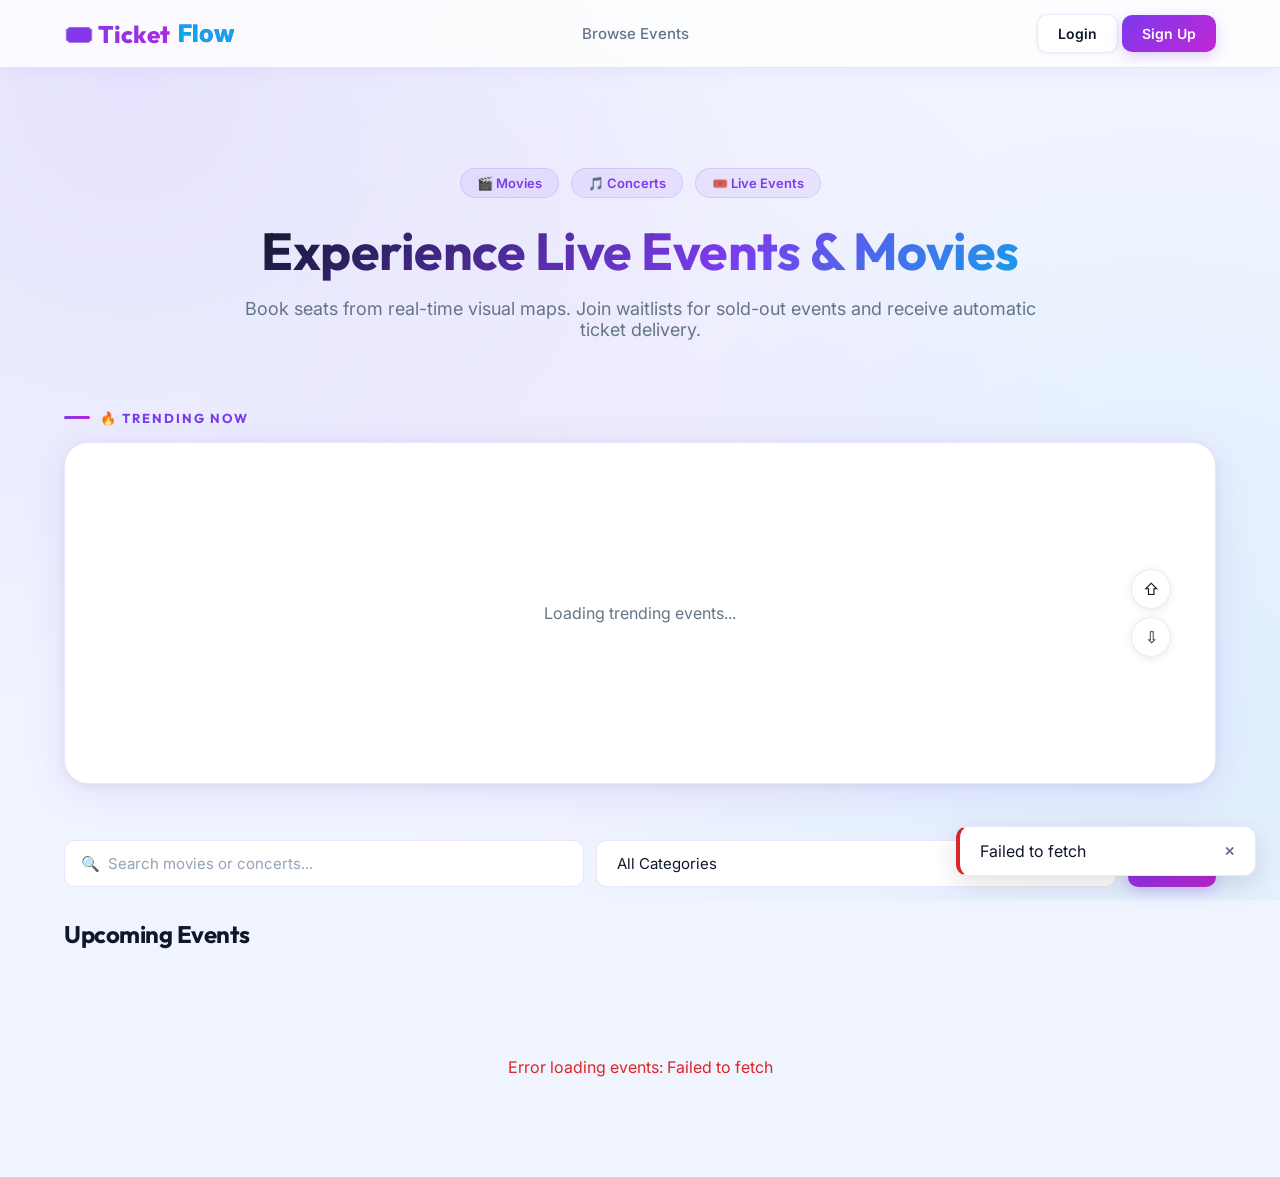
<file: frontend/index.html>
<!DOCTYPE html>
<html lang="en">
<head>
    <meta charset="UTF-8">
    <meta name="viewport" content="width=device-width, initial-scale=1.0">
    <title>TicketFlow — Book Movie & Concert Tickets</title>
    <meta name="description" content="Book seats for trending movies and live concerts with real-time interactive seat maps. Join waitlists for sold-out events and receive instant ticket delivery.">
    <link rel="stylesheet" href="/frontend/css/styles.css">
    <style>
        /* ---- Poster gradient fallbacks per type ---- */
        .poster-movie    { background: linear-gradient(135deg, #1e1b4b 0%, #4c1d95 50%, #7c3aed 100%); }
        .poster-concert  { background: linear-gradient(135deg, #78350f 0%, #c2410c 50%, #f97316 100%); }
        .poster-default  { background: linear-gradient(135deg, #0f172a 0%, #1e3a5f 50%, #0ea5e9 100%); }

        /* ---- Hero badge ---- */
        .hero-badges {
            display: flex;
            align-items: center;
            justify-content: center;
            gap: 12px;
            margin-bottom: 24px;
            flex-wrap: wrap;
        }
        .hero-badge {
            display: inline-flex;
            align-items: center;
            gap: 6px;
            padding: 6px 16px;
            border-radius: 30px;
            font-size: 13px;
            font-weight: 600;
            background: rgba(124, 58, 237, 0.08);
            color: var(--primary);
            border: 1px solid rgba(124, 58, 237, 0.15);
        }

        /* search bar override */
        .search-filter-bar input,
        .search-filter-bar select {
            background: white;
        }

        /* section divider */
        .section-header {
            display: flex;
            align-items: center;
            justify-content: space-between;
            margin-bottom: 24px;
        }

        .view-all-link {
            font-size: 14px;
            font-weight: 600;
            color: var(--primary);
            display: flex;
            align-items: center;
            gap: 4px;
        }
        .view-all-link:hover { text-decoration: underline; }

        .events-loading-msg {
            grid-column: 1/-1;
            text-align: center;
            color: var(--text-muted);
            padding: 60px;
        }
    </style>
</head>
<body>
    <header></header>

    <div class="container">
        <!-- Hero -->
        <section class="hero">
            <div class="hero-badges">
                <span class="hero-badge">🎬 Movies</span>
                <span class="hero-badge">🎵 Concerts</span>
                <span class="hero-badge">🎟️ Live Events</span>
            </div>
            <h1>Experience Live Events &amp; Movies</h1>
            <p>Book seats from real-time visual maps. Join waitlists for sold-out events and receive automatic ticket delivery.</p>
        </section>

        <!-- ====== TRENDING CAROUSEL ====== -->
        <section class="trending-section">
            <div class="trending-label">🔥 Trending Now</div>
            <div class="carousel-container" id="carouselContainer">
                <div class="carousel-slides-wrapper" id="carouselSlides">
                    <!-- Slides injected by JS -->
                    <div style="display:flex;align-items:center;justify-content:center;height:340px;color:var(--text-muted);">
                        Loading trending events...
                    </div>
                </div>
                <!-- Nav -->
                <div class="carousel-nav">
                    <button class="carousel-btn" id="prevBtn" onclick="moveSlide(-1)" title="Previous">&#8679;</button>
                    <button class="carousel-btn" id="nextBtn" onclick="moveSlide(1)" title="Next">&#8681;</button>
                </div>
                <!-- Dots -->
                <div class="carousel-dots" id="carouselDots"></div>
            </div>
        </section>

        <!-- ====== SEARCH & FILTER ====== -->
        <div class="search-filter-bar">
            <input type="text" id="searchInput" class="form-control" placeholder="🔍  Search movies or concerts..." style="flex-grow: 2;">
            <select id="typeFilter" class="form-control" style="flex-grow: 1;">
                <option value="">All Categories</option>
                <option value="movie">🎬 Movies</option>
                <option value="concert">🎵 Concerts</option>
            </select>
            <button onclick="loadEvents()" class="btn btn-primary">Search</button>
        </div>

        <!-- ====== EVENTS GRID ====== -->
        <div class="section-header">
            <h2 class="section-title">Upcoming Events</h2>
        </div>
        <div id="eventsGrid" class="grid">
            <div class="events-loading-msg">Loading events...</div>
        </div>
    </div>

    <script src="/frontend/js/api.js"></script>
    <script>
        // ========= CAROUSEL STATE =========
        let allEvents = [];
        let carouselEvents = [];
        let currentSlide = 0;
        let carouselTimer = null;
        const CAROUSEL_INTERVAL = 5000;
        const POSTER_FALLBACKS = {
            movie: 'poster-movie',
            concert: 'poster-concert'
        };

        // ========= CAROUSEL FUNCTIONS =========
        function buildCarousel(events) {
            carouselEvents = events.slice(0, 5);
            if (carouselEvents.length === 0) return;

            const wrapper = document.getElementById('carouselSlides');
            const dotsContainer = document.getElementById('carouselDots');

            // Build slides
            wrapper.innerHTML = carouselEvents.map((e, i) => {
                const posterBg = POSTER_FALLBACKS[e.type] || 'poster-default';
                const posterContent = e.poster_url
                    ? `<img src="${e.poster_url}" alt="${e.title}" onerror="this.parentElement.innerHTML='<div class=\\'poster-placeholder ${posterBg}\\'><span style=\\'font-size:70px;\\'>${e.type === 'movie' ? '🎬' : '🎵'}</span></div>'">`
                    : `<div class="poster-placeholder ${posterBg}" style="font-size:70px; display:flex; align-items:center; justify-content:center; width:100%; height:100%;">${e.type === 'movie' ? '🎬' : '🎵'}</div>`;

                const badgeIcon = e.type === 'movie' ? '🎬' : '🎵';
                const shortDesc = (e.description || 'No description provided.').slice(0, 180);

                return `
                    <div class="carousel-slide ${i === 0 ? 'active' : ''}" id="slide-${i}" data-index="${i}">
                        <div class="carousel-slide-poster">
                            ${posterContent}
                        </div>
                        <div class="carousel-slide-info">
                            <div class="carousel-badge ${e.type}">${badgeIcon} ${e.type.toUpperCase()}</div>
                            <h2>${e.title}</h2>
                            <p>${shortDesc}${e.description && e.description.length > 180 ? '…' : ''}</p>
                            <a href="/frontend/pages/event-detail.html?id=${e.id}" class="btn btn-primary" style="width: fit-content;">
                                View Showtimes &rarr;
                            </a>
                        </div>
                    </div>
                `;
            }).join('');

            // Build dots
            dotsContainer.innerHTML = carouselEvents.map((_, i) =>
                `<button class="carousel-dot ${i === 0 ? 'active' : ''}" onclick="goToSlide(${i})" title="Slide ${i + 1}"></button>`
            ).join('');

            startCarouselTimer();
        }

        function goToSlide(index) {
            const slides = document.querySelectorAll('.carousel-slide');
            const dots = document.querySelectorAll('.carousel-dot');
            if (!slides.length) return;

            // Exit current
            slides[currentSlide].classList.remove('active');
            slides[currentSlide].classList.add('exiting');
            dots[currentSlide].classList.remove('active');

            setTimeout(() => {
                slides[currentSlide].classList.remove('exiting');
                currentSlide = (index + carouselEvents.length) % carouselEvents.length;
                slides[currentSlide].classList.add('active');
                dots[currentSlide].classList.add('active');
            }, 120);
        }

        function moveSlide(dir) {
            resetCarouselTimer();
            goToSlide(currentSlide + dir);
        }

        function startCarouselTimer() {
            clearInterval(carouselTimer);
            carouselTimer = setInterval(() => {
                goToSlide(currentSlide + 1);
            }, CAROUSEL_INTERVAL);
        }

        function resetCarouselTimer() {
            clearInterval(carouselTimer);
            startCarouselTimer();
        }

        // ========= EVENTS GRID =========
        async function loadEvents() {
            const grid = document.getElementById("eventsGrid");
            const search = document.getElementById("searchInput").value;
            const type = document.getElementById("typeFilter").value;

            grid.innerHTML = `<div class="events-loading-msg">Searching...</div>`;

            try {
                let url = "/events";
                const params = [];
                if (search) params.push(`search=${encodeURIComponent(search)}`);
                if (type)   params.push(`type=${encodeURIComponent(type)}`);
                if (params.length > 0) url += `?${params.join("&")}`;

                const events = await api.get(url);
                allEvents = events;

                // If first load, also build carousel
                if (carouselEvents.length === 0 && events.length > 0) {
                    buildCarousel(events);
                }

                if (events.length === 0) {
                    grid.innerHTML = `<div class="events-loading-msg">No events found matching your search.</div>`;
                    return;
                }

                grid.innerHTML = events.map(e => {
                    const posterBg = POSTER_FALLBACKS[e.type] || 'poster-default';
                    const posterHtml = e.poster_url
                        ? `<img src="${e.poster_url}" alt="${e.title}" onerror="this.parentElement.classList.add('${posterBg}'); this.outerHTML='<span style=\\'font-size:52px;\\'>${e.type === 'movie' ? '🎬' : '🎵'}</span>'">`
                        : `<div class="event-poster-placeholder ${posterBg}">
                               <span style="font-size:52px;">${e.type === 'movie' ? '🎬' : '🎵'}</span>
                           </div>`;

                    return `
                        <div class="event-card">
                            <div class="event-poster ${!e.poster_url ? posterBg : ''}">
                                ${posterHtml}
                                <span class="event-tag ${e.type}">${e.type}</span>
                            </div>
                            <div class="event-details">
                                <h3>${e.title}</h3>
                                <p>${e.description || "No description provided."}</p>
                                <a href="/frontend/pages/event-detail.html?id=${e.id}" class="btn btn-primary" style="justify-content: center; width: 100%;">
                                    View Showtimes
                                </a>
                            </div>
                        </div>
                    `;
                }).join("");
            } catch (err) {
                toast.error(err.message);
                grid.innerHTML = `<div class="events-loading-msg" style="color: var(--danger);">Error loading events: ${err.message}</div>`;
            }
        }

        // Allow pressing Enter in search box
        document.addEventListener("DOMContentLoaded", () => {
            loadEvents();
            document.getElementById("searchInput").addEventListener("keyup", (e) => {
                if (e.key === "Enter") loadEvents();
            });
        });
    </script>
</body>
</html>
</file>
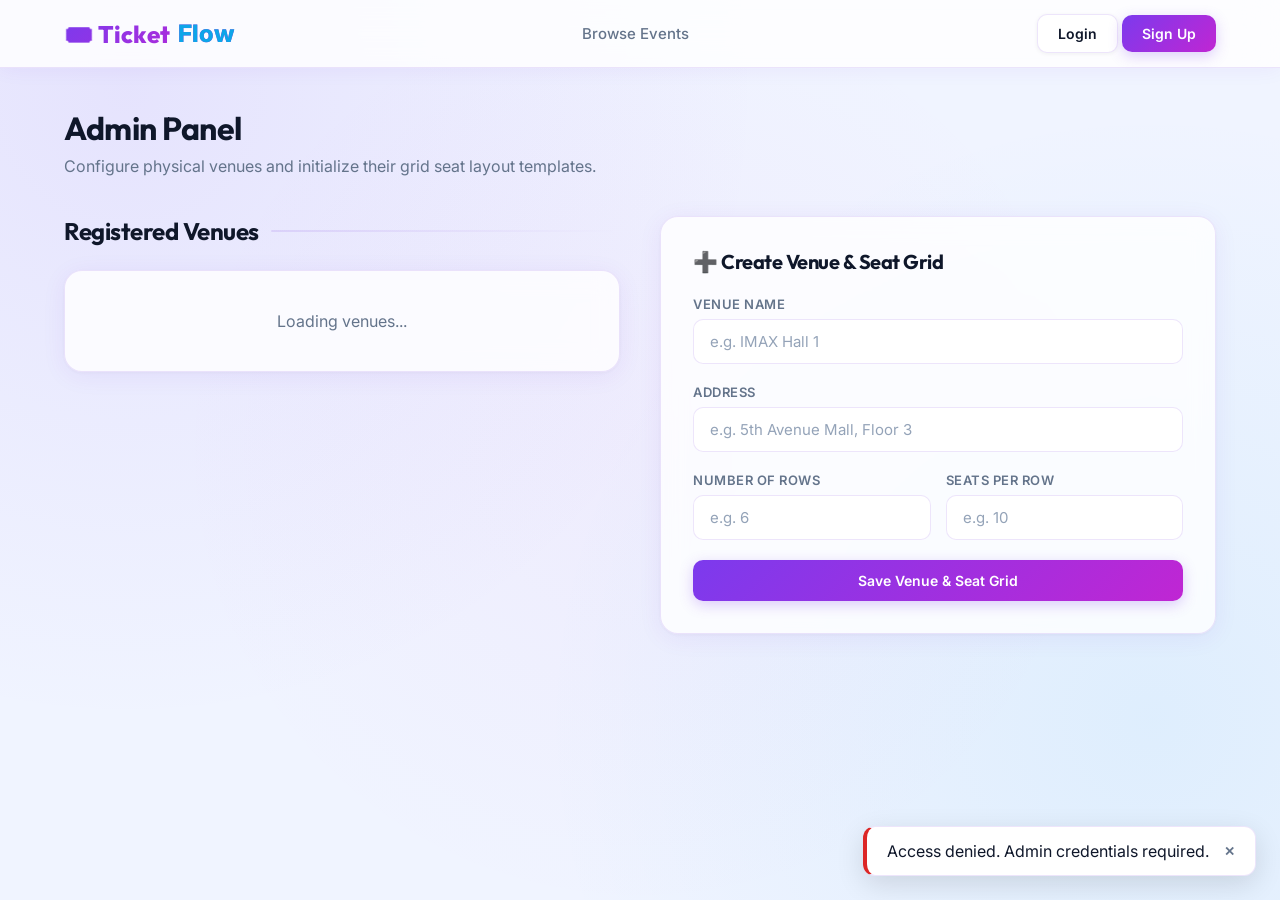
<file: frontend/pages/admin.html>
<!DOCTYPE html>
<html lang="en">
<head>
    <meta charset="UTF-8">
    <meta name="viewport" content="width=device-width, initial-scale=1.0">
    <title>Admin Panel - TicketFlow</title>
    <link rel="stylesheet" href="/frontend/css/styles.css">
    <style>
        .venue-card {
            background: white;
            border: 1px solid var(--border-color);
            border-radius: 14px;
            padding: 20px;
            box-shadow: 0 2px 8px rgba(109,40,217,0.04);
            transition: all 0.25s;
        }
        .venue-card:hover {
            border-color: var(--border-hover);
            box-shadow: 0 6px 20px rgba(109,40,217,0.09);
        }
        .venue-stat {
            display: flex;
            justify-content: space-between;
            align-items: center;
            font-size: 13px;
            border-top: 1px solid var(--border-color);
            padding-top: 12px;
            margin-top: 12px;
            color: var(--text-muted);
        }
        .venue-stat strong { color: var(--text-main); }
        .row-selector-item {
            display: flex;
            justify-content: space-between;
            align-items: center;
            background: var(--bg-inset);
            padding: 9px 14px;
            border-radius: 8px;
            border: 1px solid var(--border-color);
        }
        .row-selector-item strong { color: var(--text-main); font-size: 14px; }
    </style>
</head>
<body>
    <header></header>

    <div class="container">
        <h1 style="margin-bottom: 8px; font-family: 'Outfit';">Admin Panel</h1>
        <p style="color: var(--text-muted); margin-bottom: 40px;">Configure physical venues and initialize their grid seat layout templates.</p>

        <div style="display:grid; grid-template-columns: 1fr 1fr; gap:40px; align-items:start;">

            <!-- Left: Registered Venues -->
            <div>
                <h2 class="section-title">Registered Venues</h2>
                <div id="venuesList" style="display:flex; flex-direction:column; gap:16px;">
                    <div class="card" style="text-align: center; color: var(--text-muted); padding: 40px;">
                        Loading venues...
                    </div>
                </div>
            </div>

            <!-- Right: Create Venue Form -->
            <div>
                <div class="card">
                    <h2 style="margin-bottom: 22px; font-family: 'Outfit'; font-size: 20px;">➕ Create Venue &amp; Seat Grid</h2>
                    <form id="createVenueForm">
                        <div class="form-group">
                            <label for="venueName">Venue Name</label>
                            <input type="text" id="venueName" class="form-control" placeholder="e.g. IMAX Hall 1" required>
                        </div>
                        <div class="form-group">
                            <label for="venueAddress">Address</label>
                            <input type="text" id="venueAddress" class="form-control" placeholder="e.g. 5th Avenue Mall, Floor 3" required>
                        </div>
                        <div style="display:grid; grid-template-columns:1fr 1fr; gap:15px; margin-bottom:20px;">
                            <div class="form-group" style="margin-bottom:0;">
                                <label for="numRows">Number of Rows</label>
                                <input type="number" id="numRows" class="form-control" min="1" max="15" placeholder="e.g. 6" required oninput="generateCategorySelectors()">
                            </div>
                            <div class="form-group" style="margin-bottom:0;">
                                <label for="numCols">Seats Per Row</label>
                                <input type="number" id="numCols" class="form-control" min="1" max="20" placeholder="e.g. 10" required>
                            </div>
                        </div>

                        <div id="rowCategoriesSection" style="margin-bottom:25px; display:none; border-top:1px solid var(--border-color); padding-top:16px;">
                            <label style="display:block; color:var(--text-muted); font-size:11px; margin-bottom:12px; font-weight:700; text-transform:uppercase; letter-spacing:1px;">
                                Assign Category per Row
                            </label>
                            <div id="rowCategorySelectorsContainer" style="display:flex; flex-direction:column; gap:8px;">
                                <!-- Dynamic rows -->
                            </div>
                        </div>

                        <button type="submit" class="btn btn-primary" style="width: 100%; justify-content: center; padding: 12px;">
                            Save Venue &amp; Seat Grid
                        </button>
                    </form>
                </div>
            </div>
        </div>
    </div>

    <script src="/frontend/js/api.js"></script>
    <script>
        async function initAdmin() {
            const role = api.getUserRole();
            if (role !== "admin") {
                toast.error("Access denied. Admin credentials required.");
                setTimeout(() => { window.location.href = "/frontend/index.html"; }, 1500);
                return;
            }
            await loadVenues();
        }

        async function loadVenues() {
            const list = document.getElementById("venuesList");
            try {
                const venues = await api.get("/venues");
                if (venues.length === 0) {
                    list.innerHTML = `
                        <div class="card" style="text-align: center; color: var(--text-muted); padding: 40px;">
                            No venues registered yet. Use the form to add one.
                        </div>`;
                    return;
                }
                let html = "";
                for (const v of venues) {
                    const seats = await api.get(`/venues/${v.id}/seats`);
                    const cats = [...new Set(seats.map(s => s.category))].join(", ");
                    html += `
                        <div class="venue-card">
                            <h3 style="margin-bottom: 4px; font-size: 17px;">🏛️ ${v.name}</h3>
                            <p style="font-size: 13px; color: var(--text-muted); margin-bottom: 0;">📍 ${v.address}</p>
                            <div class="venue-stat">
                                <span>Total Seats: <strong>${seats.length}</strong></span>
                                <span>Categories: <strong>${cats || 'None'}</strong></span>
                            </div>
                        </div>`;
                }
                list.innerHTML = html;
            } catch (err) {
                toast.error("Failed to load venues: " + err.message);
            }
        }

        function generateCategorySelectors() {
            const numRows = parseInt(document.getElementById("numRows").value);
            const container = document.getElementById("rowCategorySelectorsContainer");
            const section = document.getElementById("rowCategoriesSection");

            if (isNaN(numRows) || numRows < 1) { section.style.display = "none"; return; }

            let html = "";
            for (let i = 0; i < numRows; i++) {
                const label = String.fromCharCode(65 + i);
                const defaultVal = i < 2 ? "Premium" : "Standard";
                html += `
                    <div class="row-selector-item">
                        <strong>Row ${label}</strong>
                        <select class="form-control row-category-select" data-row="${label}" style="width:140px; padding:7px 12px; font-size:13px;">
                            <option value="Standard" ${defaultVal === "Standard" ? "selected" : ""}>Standard</option>
                            <option value="Premium" ${defaultVal === "Premium" ? "selected" : ""}>Premium</option>
                        </select>
                    </div>`;
            }
            container.innerHTML = html;
            section.style.display = "block";
        }

        document.getElementById("createVenueForm").addEventListener("submit", async (e) => {
            e.preventDefault();
            const name = document.getElementById("venueName").value;
            const address = document.getElementById("venueAddress").value;
            const numRows = parseInt(document.getElementById("numRows").value);
            const numCols = parseInt(document.getElementById("numCols").value);

            const seats = [];
            document.querySelectorAll(".row-category-select").forEach(select => {
                const rowLabel = select.getAttribute("data-row");
                const category = select.value;
                for (let c = 1; c <= numCols; c++) seats.push({ row_label: rowLabel, col_number: c, category });
            });

            try {
                await api.post("/venues", { name, address, seats });
                toast.success("Venue & seat grid layout saved successfully!");
                document.getElementById("createVenueForm").reset();
                document.getElementById("rowCategoriesSection").style.display = "none";
                await loadVenues();
            } catch (err) {
                toast.error(err.message || "Failed to create venue");
            }
        });

        document.addEventListener("DOMContentLoaded", () => { initAdmin(); });
    </script>
</body>
</html>
</file>
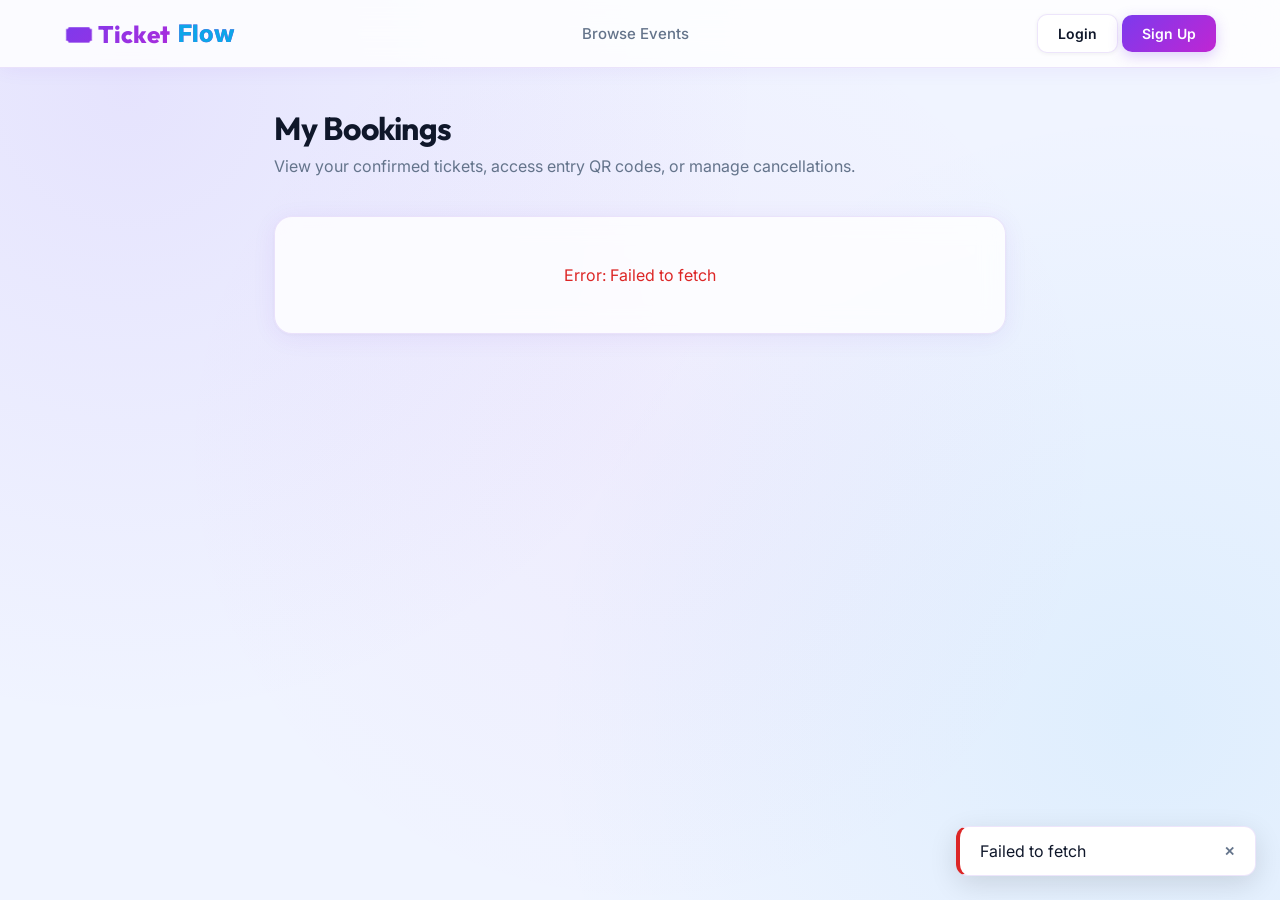
<file: frontend/pages/bookings.html>
<!DOCTYPE html>
<html lang="en">
<head>
    <meta charset="UTF-8">
    <meta name="viewport" content="width=device-width, initial-scale=1.0">
    <title>My Bookings - TicketFlow</title>
    <meta name="description" content="View your confirmed tickets and access entry QR codes on TicketFlow.">
    <link rel="stylesheet" href="/frontend/css/styles.css">
    <style>
        .cancelled-badge {
            background: var(--danger-bg);
            border: 1px solid var(--danger);
            color: var(--danger);
            padding: 4px 12px;
            border-radius: 20px;
            font-size: 12px;
            font-weight: 700;
            text-transform: uppercase;
            letter-spacing: 0.8px;
            display: inline-block;
            margin-bottom: 12px;
        }
        .confirmed-badge {
            background: var(--success-bg);
            border: 1px solid var(--success);
            color: var(--success);
            padding: 4px 12px;
            border-radius: 20px;
            font-size: 12px;
            font-weight: 700;
            text-transform: uppercase;
            letter-spacing: 0.8px;
            display: inline-block;
            margin-bottom: 12px;
        }
        .ticket-detail-label {
            display: block;
            font-size: 10px;
            text-transform: uppercase;
            letter-spacing: 0.8px;
            color: var(--text-muted);
            font-weight: 600;
            margin-bottom: 2px;
        }
        .ticket-detail-value {
            color: var(--text-strong);
            font-weight: 700;
            font-size: 14px;
        }
    </style>
</head>
<body>
    <header></header>

    <div class="container" style="max-width: 780px;">
        <h1 style="margin-bottom: 8px; font-family: 'Outfit';">My Bookings</h1>
        <p style="color: var(--text-muted); margin-bottom: 40px;">View your confirmed tickets, access entry QR codes, or manage cancellations.</p>

        <div id="bookingsList" style="display:flex; flex-direction:column; gap:28px;">
            <div class="card" style="text-align: center; color: var(--text-muted); padding: 48px;">
                Loading your bookings...
            </div>
        </div>
    </div>

    <script src="/frontend/js/api.js"></script>
    <script>
        async function loadBookings() {
            const list = document.getElementById("bookingsList");
            try {
                const bookings = await api.get("/bookings");

                if (bookings.length === 0) {
                    list.innerHTML = `
                        <div class="card" style="text-align: center; color: var(--text-muted); padding: 60px;">
                            <div style="font-size: 52px; margin-bottom: 16px;">🎟️</div>
                            <h3 style="margin-bottom: 8px;">No Bookings Yet</h3>
                            <p>Book your first movie or concert ticket to get started.</p>
                            <a href="/frontend/index.html" class="btn btn-primary" style="margin-top: 20px;">Browse Events</a>
                        </div>`;
                    return;
                }

                let html = "";
                for (const b of bookings) {
                    const isCancelled = b.status === "cancelled";
                    const badgeHtml = isCancelled
                        ? `<span class="cancelled-badge">Cancelled</span>`
                        : `<span class="confirmed-badge">✓ Confirmed</span>`;

                    const seatsStr = b.seats.map(s => `${s.row_label}-${s.col_number} (${s.category})`).join(", ");

                    const actionHtml = isCancelled ? "" : `
                        <button class="btn btn-secondary" style="border-color: var(--danger); color: var(--danger); margin-top: 20px; font-size: 13px;" onclick="cancelBooking(${b.id})">
                            Cancel Booking
                        </button>`;

                    let qrImageHtml = `<div style="font-size: 40px; color: var(--text-muted);">🚫</div><span style="font-size:12px; color:var(--text-muted); margin-top:10px; display:block; text-align:center;">Ticket Cancelled</span>`;
                    if (!isCancelled) {
                        try {
                            const qrRes = await api.get(`/bookings/${b.id}/qr`);
                            qrImageHtml = `<img class="ticket-qr" src="data:image/png;base64,${qrRes.qr_base64}" alt="QR Ticket Code" style="width:140px; height:140px;" />`;
                        } catch (err) {
                            qrImageHtml = `<div style="font-size: 12px; color: var(--text-muted);">Failed to load QR</div>`;
                        }
                    }

                    html += `
                        <div class="ticket" style="${isCancelled ? 'opacity: 0.65;' : ''}">
                            <div class="ticket-left">
                                ${badgeHtml}
                                <h2 style="font-size: 22px; margin-bottom: 14px; color: var(--text-main); line-height: 1.3;">${b.event_title}</h2>
                                <div style="display:grid; grid-template-columns:1fr 1fr; gap:14px; margin-bottom:15px;">
                                    <div>
                                        <span class="ticket-detail-label">Ref Code</span>
                                        <span class="ticket-detail-value">${b.booking_ref}</span>
                                    </div>
                                    <div>
                                        <span class="ticket-detail-label">Total Paid</span>
                                        <span class="ticket-detail-value" style="color: var(--primary);">$${b.total_amount.toFixed(2)}</span>
                                    </div>
                                    <div>
                                        <span class="ticket-detail-label">Venue</span>
                                        <span class="ticket-detail-value">${b.venue_name}</span>
                                    </div>
                                    <div>
                                        <span class="ticket-detail-label">Seats</span>
                                        <span class="ticket-detail-value" style="word-break: break-all;">${seatsStr}</span>
                                    </div>
                                    <div>
                                        <span class="ticket-detail-label">Date</span>
                                        <span class="ticket-detail-value">${b.date}</span>
                                    </div>
                                    <div>
                                        <span class="ticket-detail-label">Time</span>
                                        <span class="ticket-detail-value">${b.time}</span>
                                    </div>
                                </div>
                                ${actionHtml}
                            </div>
                            <div class="ticket-right">
                                ${qrImageHtml}
                            </div>
                        </div>
                    `;
                }

                list.innerHTML = html;
            } catch (err) {
                toast.error(err.message || "Failed to load bookings");
                list.innerHTML = `
                    <div class="card" style="text-align: center; color: var(--danger); padding: 48px;">
                        Error: ${err.message}
                    </div>`;
            }
        }

        async function cancelBooking(bookingId) {
            if (!confirm("Are you sure you want to cancel this booking? This action is irreversible and seats will be offered to waitlisted users.")) return;
            try {
                const res = await api.delete(`/bookings/${bookingId}`);
                toast.success(res.message || "Booking cancelled successfully.");
                loadBookings();
            } catch (err) {
                toast.error(err.message || "Cancellation failed");
            }
        }

        document.addEventListener("DOMContentLoaded", () => { loadBookings(); });
    </script>
</body>
</html>
</file>
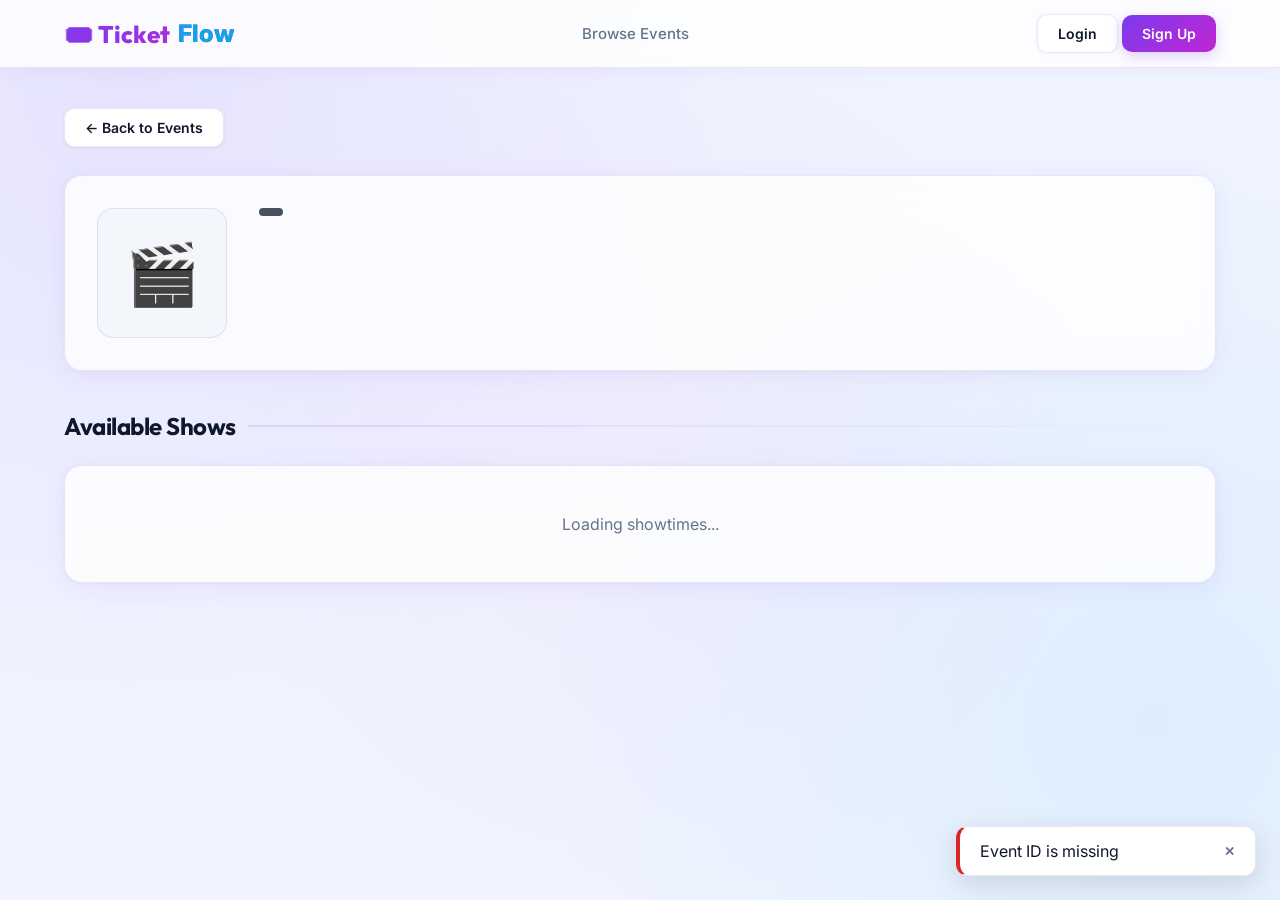
<file: frontend/pages/event-detail.html>
<!DOCTYPE html>
<html lang="en">
<head>
    <meta charset="UTF-8">
    <meta name="viewport" content="width=device-width, initial-scale=1.0">
    <title>Event Details - TicketFlow</title>
    <meta name="description" content="View event details and available showtimes on TicketFlow.">
    <link rel="stylesheet" href="/frontend/css/styles.css">
    <style>
        .event-hero-poster {
            width: 130px;
            height: 130px;
            border-radius: 16px;
            overflow: hidden;
            flex-shrink: 0;
            box-shadow: 0 8px 24px rgba(0,0,0,0.12);
        }
        .event-hero-poster img { width: 100%; height: 100%; object-fit: cover; }
        .event-hero-icon {
            width: 130px;
            height: 130px;
            border-radius: 16px;
            background: var(--bg-inset);
            border: 1px solid var(--border-color);
            display: flex;
            align-items: center;
            justify-content: center;
            font-size: 60px;
            flex-shrink: 0;
        }
        .show-card-row {
            background: white;
            border: 1px solid var(--border-color);
            border-radius: 14px;
            display: flex;
            justify-content: space-between;
            align-items: center;
            flex-wrap: wrap;
            gap: 20px;
            padding: 22px 28px;
            transition: all 0.3s;
            box-shadow: 0 2px 8px rgba(109,40,217,0.05);
        }
        .show-card-row:hover {
            border-color: var(--border-hover);
            box-shadow: 0 6px 24px rgba(109,40,217,0.10);
            transform: translateY(-2px);
        }
        .price-chip {
            background: var(--bg-badge);
            border: 1px solid var(--border-color);
            color: var(--text-muted);
            padding: 5px 12px;
            border-radius: 6px;
            font-size: 13px;
            font-weight: 500;
        }
        .price-chip strong { color: var(--primary); font-weight: 700; }
    </style>
</head>
<body>
    <header></header>

    <div class="container">
        <a href="/frontend/index.html" class="btn btn-secondary" style="margin-bottom: 28px;">← Back to Events</a>
        
        <!-- Event Info Card -->
        <div id="eventContainer" class="card" style="margin-bottom: 40px; display: flex; gap: 32px; align-items: flex-start; flex-wrap: wrap;">
            <div class="event-hero-icon" id="eventPosterWrap">
                <span>🎬</span>
            </div>
            <div style="flex-grow: 1;">
                <span id="eventTag" class="event-tag" style="position: static; margin-bottom: 12px; display: inline-block;"></span>
                <h1 id="eventTitle" style="font-size: 32px; margin-bottom: 12px; line-height: 1.25;"></h1>
                <p id="eventDescription" style="color: var(--text-muted); font-size: 16px; max-width: 620px; line-height: 1.65;"></p>
            </div>
        </div>

        <div class="section-header">
            <h2 class="section-title">Available Shows</h2>
        </div>
        <div id="showsList" style="display: flex; flex-direction: column; gap: 14px;">
            <div class="card" style="text-align: center; color: var(--text-muted); padding: 48px;">
                Loading showtimes...
            </div>
        </div>
    </div>

    <script src="/frontend/js/api.js"></script>
    <script>
        const urlParams = new URLSearchParams(window.location.search);
        const eventId = urlParams.get("id");

        async function loadEventDetails() {
            if (!eventId) { toast.error("Event ID is missing"); return; }

            try {
                const event = await api.get(`/events/${eventId}`);
                document.getElementById("eventTitle").innerText = event.title;
                document.title = `${event.title} — TicketFlow`;

                // Badge
                const tag = document.getElementById("eventTag");
                tag.innerText = event.type;
                tag.className = `event-tag ${event.type}`;

                document.getElementById("eventDescription").innerText = event.description || "No description provided.";

                // Poster
                const posterWrap = document.getElementById("eventPosterWrap");
                if (event.poster_url) {
                    posterWrap.className = "event-hero-poster";
                    posterWrap.innerHTML = `<img src="${event.poster_url}" alt="${event.title}" onerror="this.parentElement.innerHTML='<span style=\\'font-size:60px;\\'>${event.type === 'movie' ? '🎬' : '🎵'}</span>'">`;
                } else {
                    posterWrap.innerHTML = `<span>${event.type === 'movie' ? '🎬' : '🎵'}</span>`;
                }

                // Shows
                const shows = await api.get(`/events/${eventId}/shows`);
                const showsList = document.getElementById("showsList");

                if (shows.length === 0) {
                    showsList.innerHTML = `
                        <div class="card" style="text-align: center; color: var(--text-muted); padding: 48px;">
                            No shows scheduled for this event yet.
                        </div>`;
                    return;
                }

                showsList.innerHTML = shows.map(s => {
                    const pricesHtml = Object.entries(s.pricing)
                        .map(([cat, val]) => `<span class="price-chip">${cat}: <strong>$${val.toFixed(2)}</strong></span>`)
                        .join(" ");

                    return `
                        <div class="show-card-row">
                            <div>
                                <h3 style="font-size: 17px; margin-bottom: 8px; color: var(--text-main);">🏛️ ${s.venue_name}</h3>
                                <div style="display: flex; gap: 16px; color: var(--text-muted); font-size: 14px; margin-bottom: 12px; flex-wrap: wrap;">
                                    <span>📅 <strong style="color: var(--text-strong);">${s.date}</strong></span>
                                    <span>⏰ <strong style="color: var(--text-strong);">${s.time}</strong></span>
                                </div>
                                <div style="display: flex; gap: 8px; flex-wrap: wrap;">${pricesHtml}</div>
                            </div>
                            <a href="/frontend/pages/seat-select.html?show_id=${s.id}" class="btn btn-primary">
                                Select Seats →
                            </a>
                        </div>
                    `;
                }).join("");

            } catch (err) {
                toast.error("Error loading event: " + err.message);
            }
        }

        document.addEventListener("DOMContentLoaded", () => { loadEventDetails(); });
    </script>
</body>
</html>
</file>
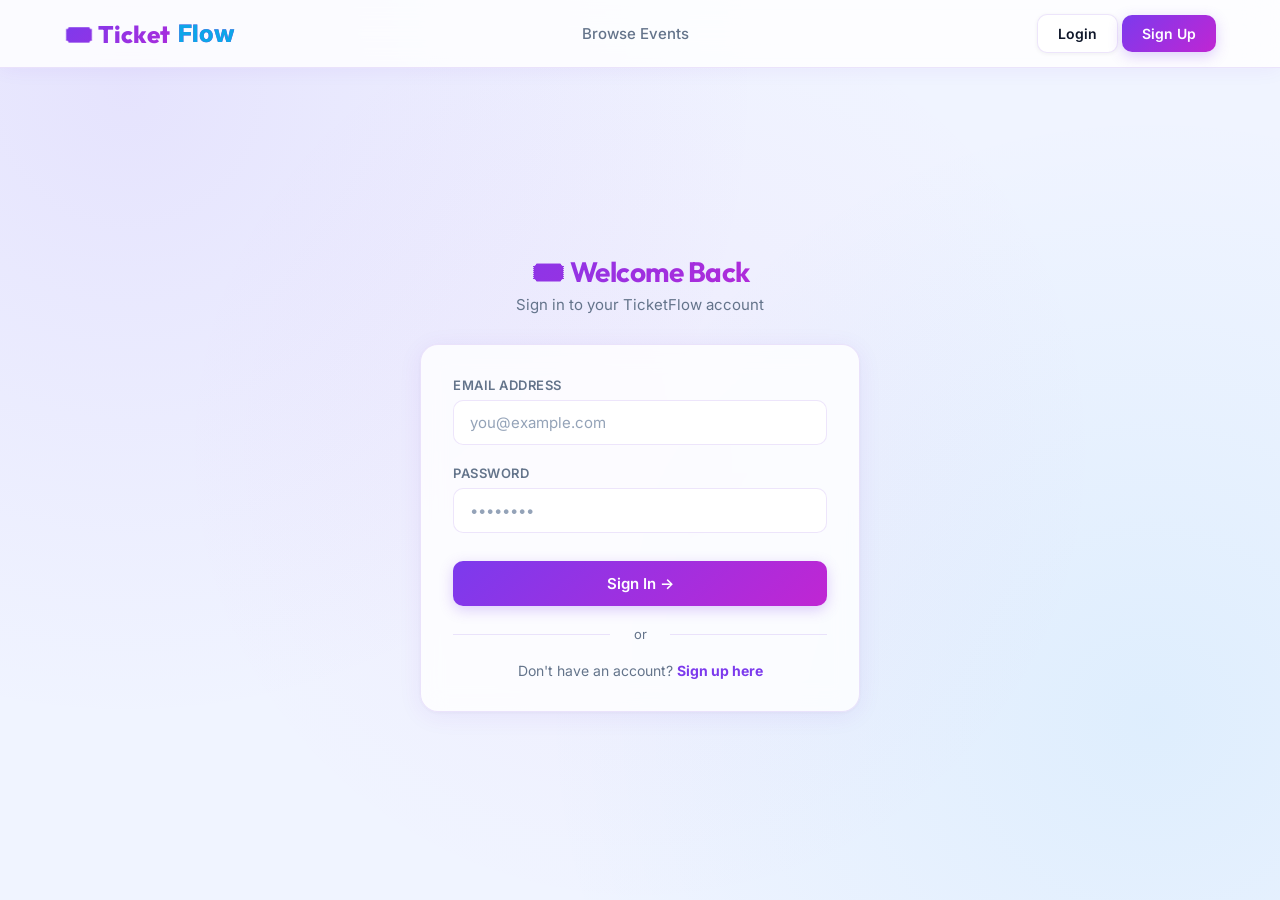
<file: frontend/pages/login.html>
<!DOCTYPE html>
<html lang="en">
<head>
    <meta charset="UTF-8">
    <meta name="viewport" content="width=device-width, initial-scale=1.0">
    <title>Login - TicketFlow</title>
    <meta name="description" content="Sign in to TicketFlow to book movie and concert tickets.">
    <link rel="stylesheet" href="/frontend/css/styles.css">
    <style>
        .auth-wrapper {
            min-height: calc(100vh - 70px);
            display: flex;
            align-items: center;
            justify-content: center;
            padding: 40px 24px;
        }
        .auth-card {
            width: 100%;
            max-width: 440px;
        }
        .auth-logo {
            text-align: center;
            margin-bottom: 30px;
        }
        .auth-logo h2 {
            font-size: 28px;
            background: var(--primary-grad);
            -webkit-background-clip: text;
            -webkit-text-fill-color: transparent;
            margin-bottom: 6px;
        }
        .auth-logo p { color: var(--text-muted); font-size: 15px; transition: all 0.3s ease; }
        .divider {
            text-align: center;
            color: var(--text-muted);
            font-size: 13px;
            margin: 20px 0;
            position: relative;
        }
        .divider::before, .divider::after {
            content: '';
            position: absolute;
            top: 50%;
            width: 42%;
            height: 1px;
            background: var(--border-color);
        }
        .divider::before { left: 0; }
        .divider::after { right: 0; }
    </style>
</head>
<body>
    <header></header>

    <div class="auth-wrapper">
        <div class="auth-card">
            <div class="auth-logo">
                <h2 id="loginHeaderTitle">🎟️ Welcome Back</h2>
                <p id="loginHeaderSub">Sign in to your TicketFlow account</p>
            </div>
            <div class="card">
                <!-- Step 1: Password Form -->
                <form id="loginForm">
                    <div class="form-group">
                        <label for="email">Email Address</label>
                        <input type="email" id="email" class="form-control" placeholder="you@example.com" required>
                    </div>
                    <div class="form-group">
                        <label for="password">Password</label>
                        <input type="password" id="password" class="form-control" placeholder="••••••••" required>
                    </div>
                    <button type="submit" class="btn btn-primary" style="width: 100%; justify-content: center; margin-top: 8px; padding: 13px; font-size: 15px;">
                        Sign In →
                    </button>
                </form>

                <!-- Step 2: OTP Verification Form -->
                <form id="otpForm" style="display: none;">
                    <p style="color: var(--text-muted); font-size: 14px; line-height: 1.6; margin-bottom: 20px; text-align: center;">
                        A 6-digit verification code has been sent to <strong id="otpEmailText" style="color: var(--text-main);"></strong>. Please enter it below.
                    </p>
                    <div class="form-group">
                        <label for="otpCode" style="text-align: center; display: block;">Verification Code</label>
                        <input type="text" id="otpCode" class="form-control" placeholder="••••••" maxlength="6" pattern="\d{6}" required
                               style="text-align: center; font-size: 24px; letter-spacing: 12px; font-family: monospace; font-weight: bold; width: 100%; margin: 10px 0;">
                    </div>
                    <button type="submit" class="btn btn-primary" style="width: 100%; justify-content: center; padding: 13px; font-size: 15px; margin-top: 10px;">
                        Verify &amp; Login ✓
                    </button>
                    
                    <div style="display: flex; justify-content: space-between; align-items: center; margin-top: 24px; font-size: 13px;">
                        <a href="#" onclick="backToPassword(event)" style="color: var(--text-muted); font-weight: 500;">← Back to login</a>
                        <a href="#" id="resendBtn" onclick="resendOtp(event)" style="color: var(--primary); font-weight: 700;">Resend Code</a>
                    </div>
                </form>

                <div class="divider">or</div>
                <p id="signUpPrompt" style="text-align: center; color: var(--text-muted); font-size: 14px;">
                    Don't have an account? <a href="/frontend/pages/register.html" style="color: var(--primary); font-weight: 700;">Sign up here</a>
                </p>
            </div>
        </div>
    </div>

    <script src="/frontend/js/api.js"></script>
    <script>
        let tempEmail = "";
        let tempPassword = "";

        document.getElementById("loginForm").addEventListener("submit", async (e) => {
            e.preventDefault();
            const email = document.getElementById("email").value;
            const password = document.getElementById("password").value;
            try {
                const res = await api.post("/auth/login", { email, password });
                
                if (res.otp_required) {
                    tempEmail = email;
                    tempPassword = password;
                    
                    // Transition to OTP verification screen
                    document.getElementById("loginForm").style.display = "none";
                    document.querySelector(".divider").style.display = "none";
                    document.getElementById("signUpPrompt").style.display = "none";
                    
                    document.getElementById("otpEmailText").innerText = email;
                    document.getElementById("otpForm").style.display = "block";
                    
                    document.getElementById("loginHeaderTitle").innerText = "🔑 Security Code";
                    document.getElementById("loginHeaderSub").innerText = "2-Step Verification Required";
                    document.getElementById("otpCode").focus();
                    
                    toast.success("Verification code sent to your email!");
                } else {
                    completeLogin(res);
                }
            } catch (err) {
                toast.error(err.message || "Invalid credentials");
            }
        });

        document.getElementById("otpForm").addEventListener("submit", async (e) => {
            e.preventDefault();
            const otpCode = document.getElementById("otpCode").value;
            try {
                const res = await api.post("/auth/verify-otp", {
                    email: tempEmail,
                    otp_code: otpCode
                });
                completeLogin(res);
            } catch (err) {
                toast.error(err.message || "Invalid or expired verification code");
            }
        });

        function completeLogin(res) {
            api.setUserDetails(res.access_token, res.role, res.name);
            toast.success("Welcome back!");
            setTimeout(() => {
                if (res.role === "organiser") window.location.href = "/frontend/pages/organiser.html";
                else if (res.role === "admin") window.location.href = "/frontend/pages/admin.html";
                else window.location.href = "/frontend/index.html";
            }, 900);
        }

        function backToPassword(e) {
            e.preventDefault();
            document.getElementById("otpForm").style.display = "none";
            document.getElementById("otpCode").value = "";
            
            document.getElementById("loginForm").style.display = "block";
            document.querySelector(".divider").style.display = "block";
            document.getElementById("signUpPrompt").style.display = "block";
            
            document.getElementById("loginHeaderTitle").innerText = "🎟️ Welcome Back";
            document.getElementById("loginHeaderSub").innerText = "Sign in to your TicketFlow account";
        }

        async function resendOtp(e) {
            e.preventDefault();
            const resendBtn = document.getElementById("resendBtn");
            
            resendBtn.style.pointerEvents = "none";
            resendBtn.style.opacity = "0.5";
            resendBtn.innerText = "Sending...";
            
            try {
                await api.post("/auth/login", { email: tempEmail, password: tempPassword });
                toast.success("New verification code sent!");
                
                let seconds = 30;
                const interval = setInterval(() => {
                    seconds--;
                    if (seconds <= 0) {
                        clearInterval(interval);
                        resendBtn.style.pointerEvents = "auto";
                        resendBtn.style.opacity = "1";
                        resendBtn.innerText = "Resend Code";
                    } else {
                        resendBtn.innerText = `Resend in ${seconds}s`;
                    }
                }, 1000);
            } catch (err) {
                toast.error(err.message || "Failed to resend code");
                resendBtn.style.pointerEvents = "auto";
                resendBtn.style.opacity = "1";
                resendBtn.innerText = "Resend Code";
            }
        }
    </script>
</body>
</html>
</file>
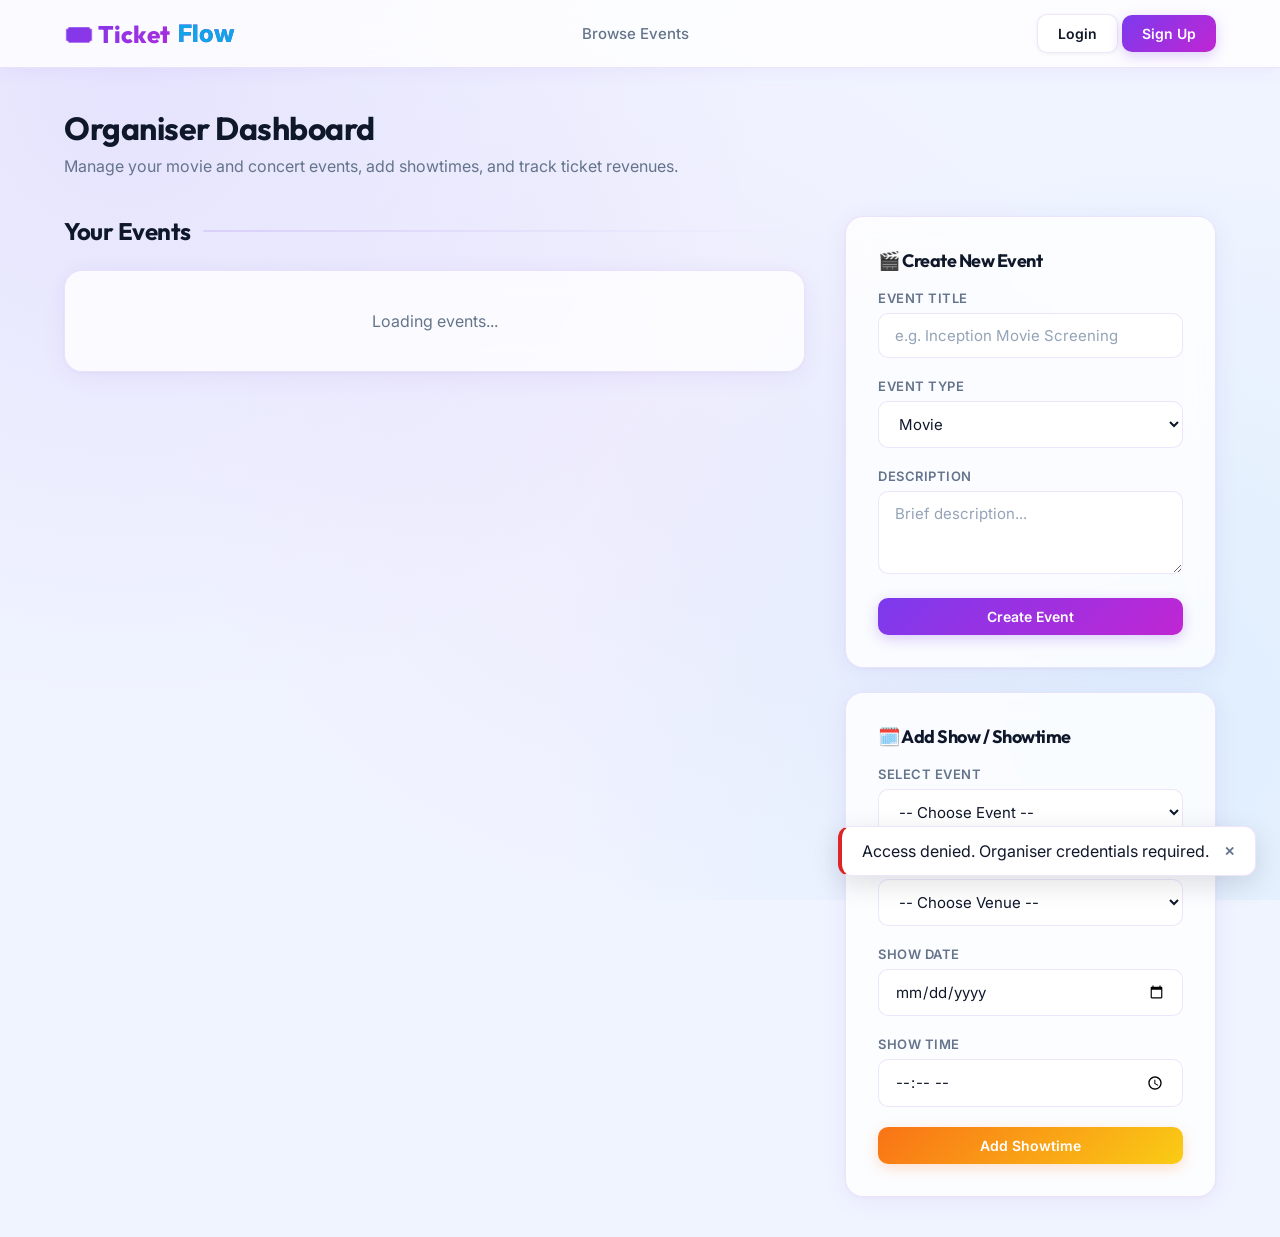
<file: frontend/pages/organiser.html>
<!DOCTYPE html>
<html lang="en">
<head>
    <meta charset="UTF-8">
    <meta name="viewport" content="width=device-width, initial-scale=1.0">
    <title>Organiser Panel - TicketFlow</title>
    <link rel="stylesheet" href="/frontend/css/styles.css">
    <style>
        .event-list-card {
            background: white;
            border: 1px solid var(--border-color);
            border-radius: 14px;
            padding: 20px 24px;
            display: flex;
            justify-content: space-between;
            align-items: center;
            flex-wrap: wrap;
            gap: 14px;
            transition: all 0.25s;
            box-shadow: 0 2px 8px rgba(109,40,217,0.04);
        }
        .event-list-card:hover {
            border-color: var(--border-hover);
            box-shadow: 0 6px 20px rgba(109,40,217,0.09);
        }
        .show-summary-row {
            background: var(--bg-inset);
            border: 1px solid var(--border-color);
            padding: 14px 18px;
            border-radius: 10px;
            margin-bottom: 12px;
        }
        .show-revenue-amount { color: var(--primary); font-weight: 700; font-size: 16px; }
        .modal-overlay {
            display: none;
            position: fixed;
            inset: 0;
            background: rgba(15, 23, 42, 0.45);
            backdrop-filter: blur(6px);
            z-index: 1000;
            align-items: center;
            justify-content: center;
        }
        .modal-content {
            background: white;
            border-radius: 20px;
            border: 1px solid var(--border-color);
            width: 90%;
            max-width: 600px;
            max-height: 85vh;
            overflow-y: auto;
            padding: 32px;
            box-shadow: 0 24px 60px rgba(0,0,0,0.16);
            animation: fadeInUp 0.3s ease;
        }
        .total-revenue-banner {
            background: var(--success-bg);
            border: 1.5px solid var(--success);
            border-radius: 12px;
            text-align: center;
            padding: 18px;
            margin-bottom: 24px;
        }
        .total-revenue-banner h3 {
            color: var(--success);
            font-size: 26px;
        }
        .total-revenue-banner p {
            color: var(--text-muted);
            font-size: 13px;
            margin-top: 4px;
        }
    </style>
</head>
<body>
    <header></header>

    <div class="container">
        <h1 style="margin-bottom: 8px; font-family: 'Outfit';">Organiser Dashboard</h1>
        <p style="color: var(--text-muted); margin-bottom: 40px;">Manage your movie and concert events, add showtimes, and track ticket revenues.</p>

        <div style="display:grid; grid-template-columns: 2fr 1fr; gap:40px; align-items:start;">

            <!-- Left: Events List -->
            <div>
                <h2 class="section-title">Your Events</h2>
                <div id="eventsList" style="display:flex; flex-direction:column; gap:14px;">
                    <div class="card" style="text-align: center; color: var(--text-muted); padding: 40px;">
                        Loading events...
                    </div>
                </div>
            </div>

            <!-- Right: Create Panels -->
            <div style="display:flex; flex-direction:column; gap:24px;">

                <!-- Create Event -->
                <div class="card">
                    <h3 style="margin-bottom: 18px; font-size: 18px; font-family: 'Outfit';">🎬 Create New Event</h3>
                    <form id="createEventForm">
                        <div class="form-group">
                            <label for="eventTitle">Event Title</label>
                            <input type="text" id="eventTitle" class="form-control" placeholder="e.g. Inception Movie Screening" required>
                        </div>
                        <div class="form-group">
                            <label for="eventType">Event Type</label>
                            <select id="eventType" class="form-control">
                                <option value="movie">Movie</option>
                                <option value="concert">Concert</option>
                            </select>
                        </div>
                        <div class="form-group">
                            <label for="eventDescription">Description</label>
                            <textarea id="eventDescription" class="form-control" placeholder="Brief description..." rows="3"></textarea>
                        </div>
                        <button type="submit" class="btn btn-primary" style="width: 100%; justify-content: center; padding: 10px;">
                            Create Event
                        </button>
                    </form>
                </div>

                <!-- Add Showtime -->
                <div class="card">
                    <h3 style="margin-bottom: 18px; font-size: 18px; font-family: 'Outfit';">🗓️ Add Show / Showtime</h3>
                    <form id="createShowForm">
                        <div class="form-group">
                            <label for="showEvent">Select Event</label>
                            <select id="showEvent" class="form-control" required>
                                <option value="">-- Choose Event --</option>
                            </select>
                        </div>
                        <div class="form-group">
                            <label for="showVenue">Select Venue</label>
                            <select id="showVenue" class="form-control" required onchange="handleVenueChange()">
                                <option value="">-- Choose Venue --</option>
                            </select>
                        </div>
                        <div class="form-group">
                            <label for="showDate">Show Date</label>
                            <input type="date" id="showDate" class="form-control" required>
                        </div>
                        <div class="form-group">
                            <label for="showTime">Show Time</label>
                            <input type="time" id="showTime" class="form-control" required>
                        </div>

                        <div id="pricingConfigSection" style="margin-top:16px; display:none; border-top:1px solid var(--border-color); padding-top:16px;">
                            <label style="display:block; color:var(--text-muted); font-size:11px; margin-bottom:10px; font-weight:700; text-transform:uppercase; letter-spacing:1px;">
                                Ticket Pricing per Category
                            </label>
                            <div id="pricingInputs" style="display:flex; flex-direction:column; gap:10px; margin-bottom:16px;">
                            </div>
                        </div>

                        <button type="submit" class="btn btn-accent" style="width: 100%; justify-content: center; padding: 10px;">
                            Add Showtime
                        </button>
                    </form>
                </div>
            </div>
        </div>
    </div>

    <!-- Revenue Modal -->
    <div id="revenueModal" class="modal-overlay">
        <div class="modal-content">
            <div style="display:flex; justify-content:space-between; align-items:center; margin-bottom:22px;">
                <h2 id="modalEventTitle" style="font-size: 20px; color: var(--text-main);">Revenue Summary</h2>
                <button style="background:none; border:none; color:var(--text-muted); font-size:22px; cursor:pointer; line-height:1;" onclick="closeRevenueModal()">✕</button>
            </div>
            <div id="modalContent"></div>
        </div>
    </div>

    <script src="/frontend/js/api.js"></script>
    <script>
        let myEvents = [];
        let venues = [];

        async function initDashboard() {
            const role = api.getUserRole();
            if (role !== "organiser") {
                toast.error("Access denied. Organiser credentials required.");
                setTimeout(() => { window.location.href = "/frontend/index.html"; }, 1500);
                return;
            }
            await loadEvents();
            await loadVenues();
        }

        async function loadEvents() {
            const list = document.getElementById("eventsList");
            const showEventSelect = document.getElementById("showEvent");
            try {
                const data = await api.get("/organiser/events");
                myEvents = data;
                showEventSelect.innerHTML = `<option value="">-- Choose Event --</option>` +
                    myEvents.map(e => `<option value="${e.id}">${e.title}</option>`).join("");

                if (myEvents.length === 0) {
                    list.innerHTML = `<div class="card" style="text-align: center; color: var(--text-muted); padding: 48px;">You have not created any events yet.</div>`;
                    return;
                }

                list.innerHTML = myEvents.map(e => `
                    <div class="event-list-card">
                        <div>
                            <span class="event-tag ${e.type}" style="position:static; display:inline-block; margin-bottom:8px;">${e.type}</span>
                            <h3 style="font-size: 16px; color: var(--text-main);">${e.title}</h3>
                        </div>
                        <div style="display:flex; gap:8px; flex-wrap:wrap;">
                            <button class="btn btn-secondary" onclick="viewRevenueSummary(${e.id})" style="font-size:13px; padding:8px 14px;">📊 Revenue</button>
                            <a href="/frontend/pages/event-detail.html?id=${e.id}" class="btn btn-primary" style="font-size:13px; padding:8px 14px;">View Shows</a>
                        </div>
                    </div>`).join("");
            } catch (err) {
                toast.error("Failed to load events: " + err.message);
            }
        }

        async function loadVenues() {
            const select = document.getElementById("showVenue");
            try {
                const data = await api.get("/venues");
                venues = data;
                select.innerHTML = `<option value="">-- Choose Venue --</option>` +
                    venues.map(v => `<option value="${v.id}">${v.name}</option>`).join("");
            } catch (err) { console.error("Error loading venues:", err); }
        }

        async function handleVenueChange() {
            const venueId = document.getElementById("showVenue").value;
            const pricingSection = document.getElementById("pricingConfigSection");
            const inputsDiv = document.getElementById("pricingInputs");
            if (!venueId) { pricingSection.style.display = "none"; return; }
            try {
                const seats = await api.get(`/venues/${venueId}/seats`);
                const categories = [...new Set(seats.map(s => s.category))];
                inputsDiv.innerHTML = categories.map(cat => `
                    <div style="display:flex; justify-content:space-between; align-items:center; gap:15px;">
                        <span style="font-size:14px; font-weight:600; color:var(--text-main);">${cat} ($)</span>
                        <input type="number" step="0.01" class="form-control price-input" data-category="${cat}" placeholder="e.g. 150" required style="width:130px;">
                    </div>`).join("");
                pricingSection.style.display = "block";
            } catch (err) { toast.error("Error loading venue seats: " + err.message); }
        }

        document.getElementById("createEventForm").addEventListener("submit", async (e) => {
            e.preventDefault();
            const title = document.getElementById("eventTitle").value;
            const type = document.getElementById("eventType").value;
            const description = document.getElementById("eventDescription").value;
            try {
                await api.post("/events", { title, type, description });
                toast.success("Event created successfully!");
                document.getElementById("createEventForm").reset();
                loadEvents();
            } catch (err) { toast.error(err.message); }
        });

        document.getElementById("createShowForm").addEventListener("submit", async (e) => {
            e.preventDefault();
            const eventId = document.getElementById("showEvent").value;
            const venueId = parseInt(document.getElementById("showVenue").value);
            const date = document.getElementById("showDate").value;
            const time = document.getElementById("showTime").value;
            const pricing = {};
            document.querySelectorAll(".price-input").forEach(input => {
                pricing[input.getAttribute("data-category")] = parseFloat(input.value);
            });
            try {
                await api.post(`/events/${eventId}/shows`, { venue_id: venueId, date, time, pricing });
                toast.success("Show scheduled successfully!");
                document.getElementById("createShowForm").reset();
                document.getElementById("pricingConfigSection").style.display = "none";
            } catch (err) { toast.error(err.message); }
        });

        async function viewRevenueSummary(eventId) {
            const modal = document.getElementById("revenueModal");
            const modalContent = document.getElementById("modalContent");
            const modalTitle = document.getElementById("modalEventTitle");
            modal.style.display = "flex";
            modalContent.innerHTML = `<div style="text-align:center; color:var(--text-muted); padding:30px;">Loading revenue details...</div>`;
            try {
                const summary = await api.get(`/organiser/events/${eventId}/summary`);
                modalTitle.innerText = summary.title;

                if (summary.shows.length === 0) {
                    modalContent.innerHTML = `<div style="text-align:center; color:var(--text-muted); padding:30px;">No shows have been scheduled for this event.</div>`;
                    return;
                }

                const showsHtml = summary.shows.map(s => {
                    const pctSold = s.capacity > 0 ? Math.round((s.total_tickets_sold / s.capacity) * 100) : 0;
                    return `
                        <div class="show-summary-row">
                            <div style="display:flex; justify-content:space-between; margin-bottom:6px; align-items:center;">
                                <strong style="color:var(--text-main); font-size:15px;">🏛️ ${s.venue_name}</strong>
                                <span class="show-revenue-amount">$${s.revenue.toFixed(2)}</span>
                            </div>
                            <div style="display:flex; justify-content:space-between; font-size:13px; color:var(--text-muted);">
                                <span>📅 ${s.date} &nbsp;⏰ ${s.time}</span>
                                <span>Sold: <strong style="color:var(--text-main);">${s.total_tickets_sold}/${s.capacity}</strong> (${pctSold}%)</span>
                            </div>
                        </div>`;
                }).join("");

                modalContent.innerHTML = `
                    <div class="total-revenue-banner">
                        <h3>$${summary.total_revenue.toFixed(2)}</h3>
                        <p>Total Event Revenue</p>
                    </div>
                    <h4 style="margin-bottom:14px; color:var(--text-muted); font-size:12px; text-transform:uppercase; letter-spacing:1px;">Show Breakdown</h4>
                    ${showsHtml}`;
            } catch (err) {
                toast.error("Failed to load revenue summary: " + err.message);
                closeRevenueModal();
            }
        }

        function closeRevenueModal() {
            document.getElementById("revenueModal").style.display = "none";
        }

        document.addEventListener("DOMContentLoaded", () => { initDashboard(); });
    </script>
</body>
</html>
</file>
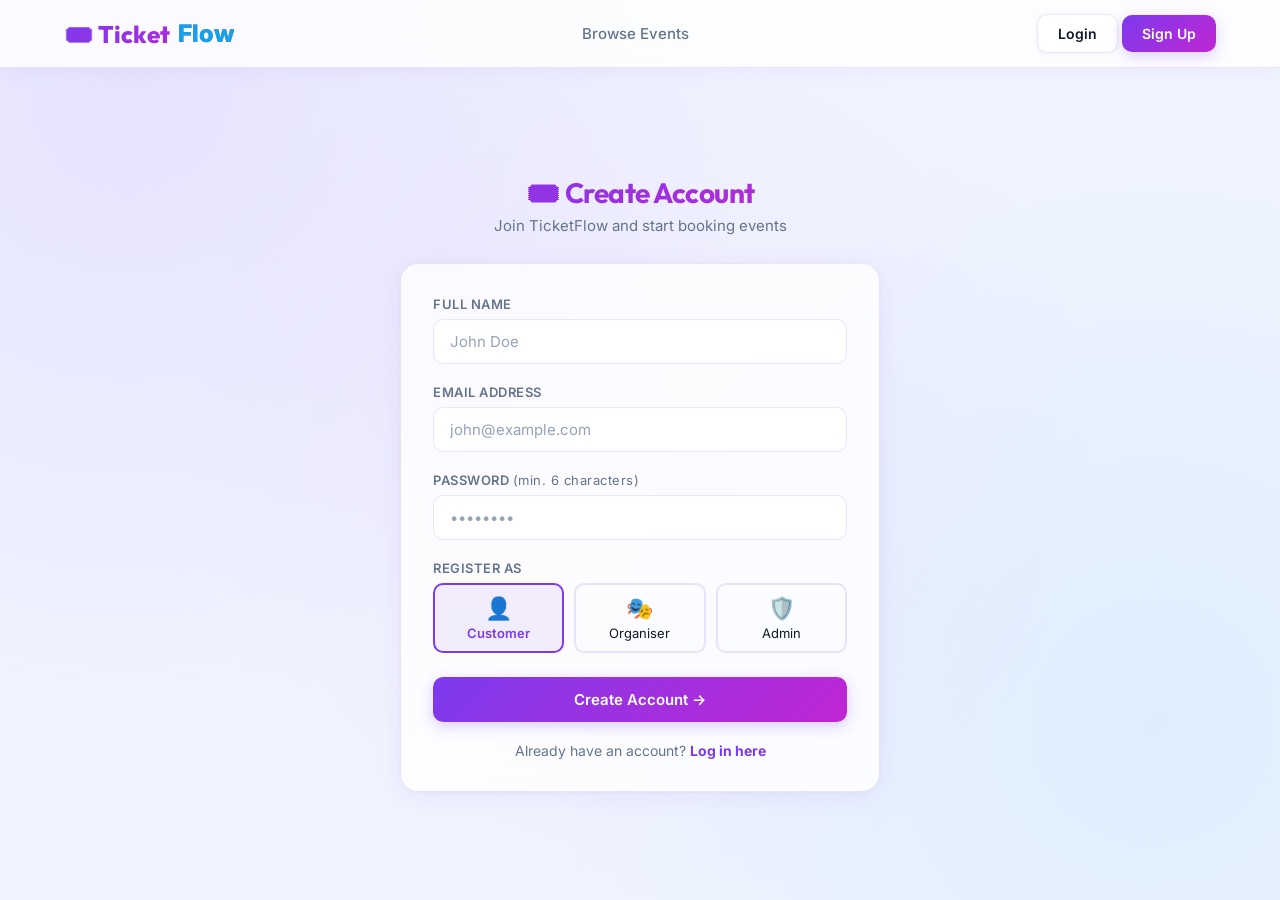
<file: frontend/pages/register.html>
<!DOCTYPE html>
<html lang="en">
<head>
    <meta charset="UTF-8">
    <meta name="viewport" content="width=device-width, initial-scale=1.0">
    <title>Sign Up - TicketFlow</title>
    <meta name="description" content="Create a free TicketFlow account to book movie and concert tickets.">
    <link rel="stylesheet" href="/frontend/css/styles.css">
    <style>
        .auth-wrapper {
            min-height: calc(100vh - 70px);
            display: flex;
            align-items: center;
            justify-content: center;
            padding: 40px 24px;
        }
        .auth-card { width: 100%; max-width: 480px; }
        .auth-logo { text-align: center; margin-bottom: 28px; }
        .auth-logo h2 {
            font-size: 28px;
            background: var(--primary-grad);
            -webkit-background-clip: text;
            -webkit-text-fill-color: transparent;
            margin-bottom: 6px;
        }
        .auth-logo p { color: var(--text-muted); font-size: 15px; }
        .role-option-grid {
            display: grid;
            grid-template-columns: repeat(3, 1fr);
            gap: 10px;
            margin-bottom: 20px;
        }
        .role-option {
            padding: 10px;
            border-radius: 10px;
            border: 2px solid var(--border-color);
            text-align: center;
            cursor: pointer;
            transition: all 0.2s;
            font-size: 13px;
        }
        .role-option:hover { border-color: var(--border-hover); background: var(--bg-inset); }
        .role-option.selected { border-color: var(--primary); background: var(--bg-badge); color: var(--primary); font-weight: 600; }
        .role-option .role-icon { font-size: 22px; display: block; margin-bottom: 4px; }
    </style>
</head>
<body>
    <header></header>

    <div class="auth-wrapper">
        <div class="auth-card">
            <div class="auth-logo">
                <h2>🎟️ Create Account</h2>
                <p>Join TicketFlow and start booking events</p>
            </div>
            <div class="card">
                <form id="registerForm">
                    <div class="form-group">
                        <label for="fullName">Full Name</label>
                        <input type="text" id="fullName" class="form-control" placeholder="John Doe" required>
                    </div>
                    <div class="form-group">
                        <label for="email">Email Address</label>
                        <input type="email" id="email" class="form-control" placeholder="john@example.com" required>
                    </div>
                    <div class="form-group">
                        <label for="password">Password <span style="font-weight:400; text-transform:none;">(min. 6 characters)</span></label>
                        <input type="password" id="password" class="form-control" placeholder="••••••••" required minlength="6">
                    </div>
                    <div class="form-group">
                        <label>Register As</label>
                        <div class="role-option-grid">
                            <div class="role-option selected" data-role="customer" onclick="selectRole('customer', this)">
                                <span class="role-icon">👤</span>Customer
                            </div>
                            <div class="role-option" data-role="organiser" onclick="selectRole('organiser', this)">
                                <span class="role-icon">🎭</span>Organiser
                            </div>
                            <div class="role-option" data-role="admin" onclick="selectRole('admin', this)">
                                <span class="role-icon">🛡️</span>Admin
                            </div>
                        </div>
                        <input type="hidden" id="role" value="customer">
                    </div>
                    <button type="submit" class="btn btn-primary" style="width: 100%; justify-content: center; margin-top: 4px; padding: 13px; font-size: 15px;">
                        Create Account →
                    </button>
                </form>
                <p style="text-align: center; color: var(--text-muted); font-size: 14px; margin-top: 20px;">
                    Already have an account? <a href="/frontend/pages/login.html" style="color: var(--primary); font-weight: 700;">Log in here</a>
                </p>
            </div>
        </div>
    </div>

    <script src="/frontend/js/api.js"></script>
    <script>
        function selectRole(role, el) {
            document.querySelectorAll('.role-option').forEach(o => o.classList.remove('selected'));
            el.classList.add('selected');
            document.getElementById('role').value = role;
        }

        document.getElementById("registerForm").addEventListener("submit", async (e) => {
            e.preventDefault();
            const fullName = document.getElementById("fullName").value;
            const email = document.getElementById("email").value;
            const password = document.getElementById("password").value;
            const role = document.getElementById("role").value;
            try {
                const res = await api.post("/auth/register", { email, password, full_name: fullName, role });
                api.setUserDetails(res.access_token, res.role, res.name);
                toast.success("Account created successfully!");
                setTimeout(() => {
                    if (role === "organiser") window.location.href = "/frontend/pages/organiser.html";
                    else if (role === "admin") window.location.href = "/frontend/pages/admin.html";
                    else window.location.href = "/frontend/index.html";
                }, 900);
            } catch (err) {
                toast.error(err.message || "Registration failed");
            }
        });
    </script>
</body>
</html>
</file>
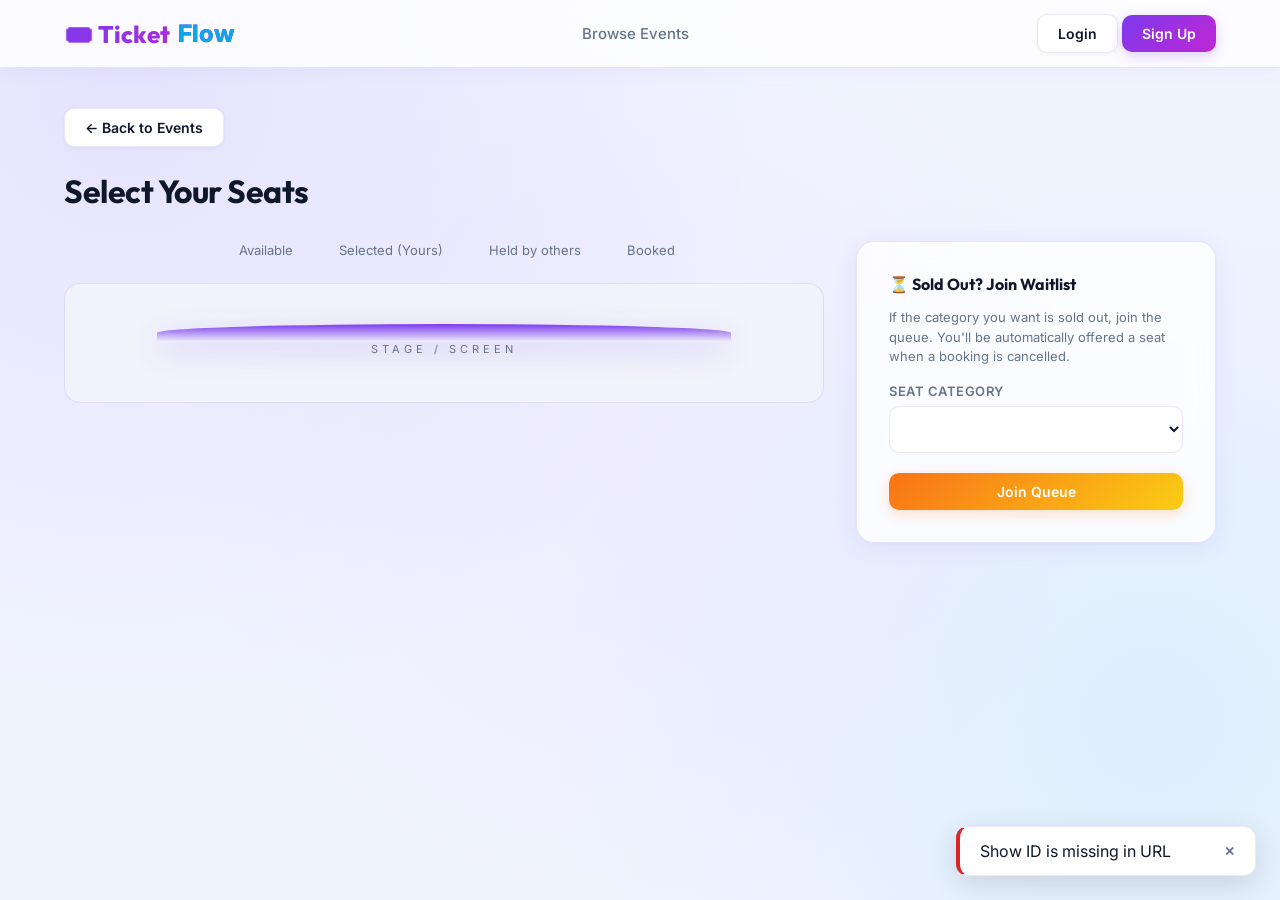
<file: frontend/pages/seat-select.html>
<!DOCTYPE html>
<html lang="en">
<head>
    <meta charset="UTF-8">
    <meta name="viewport" content="width=device-width, initial-scale=1.0">
    <title>Select Seats - TicketFlow</title>
    <link rel="stylesheet" href="/frontend/css/styles.css">
    <style>
        .row-label-cell {
            display: flex;
            align-items: center;
            justify-content: center;
            font-weight: 700;
            color: var(--text-muted);
            font-size: 12px;
            width: 32px;
            height: 32px;
        }
        .checkout-section-title {
            font-size: 16px;
            font-weight: 700;
            color: var(--text-main);
            margin-bottom: 14px;
            font-family: 'Outfit', sans-serif;
        }
        .seat-item-row {
            display: flex;
            justify-content: space-between;
            font-size: 14px;
            padding: 8px 0;
            border-bottom: 1px solid var(--border-color);
            color: var(--text-strong);
        }
        .seat-item-row:last-child { border-bottom: none; }
        .total-row {
            display: flex;
            justify-content: space-between;
            font-weight: 700;
            font-size: 18px;
            border-top: 2px solid var(--border-color);
            padding-top: 14px;
            margin-top: 4px;
            margin-bottom: 20px;
            color: var(--text-main);
        }
        .total-row .total-amount { color: var(--primary); }

        /* Waitlist status */
        .wl-offer-box {
            background: var(--success-bg);
            border: 1.5px solid var(--success);
            padding: 14px;
            border-radius: 12px;
            margin-top: 16px;
        }
        .wl-offer-title { color: var(--success); font-weight: 700; margin-bottom: 8px; }
    </style>
</head>
<body>
    <header></header>

    <div class="container">
        <a href="/frontend/index.html" class="btn btn-secondary" style="margin-bottom: 24px;" onclick="releaseAllHolds()">← Back to Events</a>

        <h1 id="showTitle" style="margin-bottom: 8px; font-family: 'Outfit';">Select Your Seats</h1>
        <p id="showSubtitle" style="color: var(--text-muted); margin-bottom: 30px;"></p>

        <div class="seat-map-wrapper">
            <!-- Left: Seat Map -->
            <div style="flex-grow: 1;">
                <div class="seat-legend">
                    <div class="legend-item"><div class="seat-sample available"></div> Available</div>
                    <div class="legend-item"><div class="seat-sample held mine"></div> Selected (Yours)</div>
                    <div class="legend-item"><div class="seat-sample held"></div> Held by others</div>
                    <div class="legend-item"><div class="seat-sample booked"></div> Booked</div>
                </div>

                <div class="seat-grid-container">
                    <div class="screen">STAGE / SCREEN</div>
                    <div id="seatGrid" class="seat-grid">
                        <!-- Rendered dynamically -->
                    </div>
                </div>
            </div>

            <!-- Right: Checkout / Waitlist Panel -->
            <div class="checkout-panel">
                <!-- Hold Timer -->
                <div id="holdTimerBox" class="timer" style="display: none;">
                    ⏳ Hold Expires in: <span id="countdown">10:00</span>
                </div>

                <!-- Checkout Card -->
                <div id="checkoutCard" class="card" style="display: none; margin-bottom: 20px;">
                    <p class="checkout-section-title">🛒 Order Summary</p>
                    <div id="selectedSeatsList" style="display:flex; flex-direction:column; margin-bottom: 12px;">
                        <!-- Selected seats listed here -->
                    </div>
                    <div class="total-row">
                        <span>Total:</span>
                        <span id="totalPrice" class="total-amount">$0.00</span>
                    </div>
                    <button id="bookBtn" class="btn btn-primary" style="width:100%; justify-content:center; padding:13px;" onclick="confirmBooking()">
                        Confirm Booking
                    </button>
                    <button class="btn btn-secondary" style="width:100%; justify-content:center; margin-top:10px; padding:10px;" onclick="releaseAllHolds()">
                        Cancel Hold
                    </button>
                </div>

                <!-- Waitlist Card -->
                <div id="waitlistCard" class="card" style="margin-bottom: 20px;">
                    <p class="checkout-section-title">⏳ Sold Out? Join Waitlist</p>
                    <p style="color: var(--text-muted); font-size: 13px; line-height: 1.5; margin-bottom: 16px;">
                        If the category you want is sold out, join the queue. You'll be automatically offered a seat when a booking is cancelled.
                    </p>
                    <div class="form-group">
                        <label for="waitlistCategory">Seat Category</label>
                        <select id="waitlistCategory" class="form-control">
                            <!-- Populated dynamically -->
                        </select>
                    </div>
                    <button class="btn btn-accent" style="width: 100%; justify-content: center; padding: 10px;" onclick="joinWaitlist()">
                        Join Queue
                    </button>
                </div>

                <!-- Waitlist Status Card -->
                <div id="waitlistStatusCard" class="card" style="display: none; border-color: var(--secondary);">
                    <p class="checkout-section-title" style="color: var(--secondary);">📋 Your Waitlist Status</p>
                    <div style="font-size: 14px; line-height: 1.7;">
                        <p>Status: <strong id="wlStatusText" style="color: var(--primary); text-transform: uppercase;"></strong></p>
                        <p id="wlPositionText">Queue Position: <strong style="color: var(--text-main);"></strong></p>

                        <div id="wlOfferBox" class="wl-offer-box" style="display: none;">
                            <p class="wl-offer-title">🎉 Seat Offered!</p>
                            <p style="margin-bottom:4px;">Seat: <strong id="wlOfferedSeatLabel" style="color: var(--text-main);"></strong></p>
                            <p style="margin-bottom:12px;">Expires in: <strong id="wlOfferExpiry" style="color: var(--warning);"></strong></p>
                            <button class="btn btn-primary" style="width:100%; justify-content:center;" onclick="claimWaitlistOffer()">
                                Claim Seat Now
                            </button>
                        </div>
                    </div>
                </div>
            </div>
        </div>
    </div>

    <script src="/frontend/js/api.js"></script>
    <script>
        const urlParams = new URLSearchParams(window.location.search);
        const showId = urlParams.get("show_id");
        const claimWaitlistId = urlParams.get("claim_waitlist");

        let seatsData = [];
        let pollingInterval = null;
        let timerInterval = null;
        let holdExpiryTime = null;
        let categories = new Set();
        let myHeldSeats = [];
        let waitlistEntry = null;

        async function initPage() {
            if (!showId) { toast.error("Show ID is missing in URL"); return; }

            const role = api.getUserRole();
            if (!role) {
                toast.info("Please login to select and book tickets.");
                setTimeout(() => { window.location.href = `/frontend/pages/login.html`; }, 1500);
                return;
            }

            try {
                const show = await api.get(`/shows/${showId}`);
                document.getElementById("showTitle").innerText = `Book Tickets: ${show.event_title}`;
                document.getElementById("showSubtitle").innerText = `🏛️ ${show.venue_name}   📅 ${show.date}   ⏰ ${show.time}`;
                document.title = `${show.event_title} – Select Seats | TicketFlow`;

                await fetchSeatMap();
                pollingInterval = setInterval(fetchSeatMap, 3000);
                await fetchWaitlistStatus();

                if (claimWaitlistId) { toast.info("Checking your waitlist offer details..."); }
            } catch (err) {
                toast.error("Error loading show details: " + err.message);
            }
        }

        async function fetchSeatMap() {
            try {
                const data = await api.get(`/shows/${showId}/seats`);
                seatsData = data;
                renderSeatMap();
                updateCheckoutPanel();
            } catch (err) {
                console.error("Error fetching seat map:", err);
            }
        }

        function renderSeatMap() {
            const grid = document.getElementById("seatGrid");
            const rows = [...new Set(seatsData.map(s => s.row_label))].sort();
            const cols = [...new Set(seatsData.map(s => s.col_number))].sort((a, b) => a - b);

            // Populate waitlist category options
            const categorySelect = document.getElementById("waitlistCategory");
            const currentSelectedCategory = categorySelect.value;
            const uniqueCategories = [...new Set(seatsData.map(s => s.category))];
            if (uniqueCategories.length !== categories.size) {
                categories = new Set(uniqueCategories);
                categorySelect.innerHTML = uniqueCategories.map(cat => `<option value="${cat}">${cat}</option>`).join("");
                if (currentSelectedCategory && uniqueCategories.includes(currentSelectedCategory)) {
                    categorySelect.value = currentSelectedCategory;
                }
            }

            grid.style.gridTemplateColumns = `32px repeat(${cols.length}, 32px)`;

            let html = "";
            for (const r of rows) {
                html += `<div class="row-label-cell">${r}</div>`;
                for (const c of cols) {
                    const seat = seatsData.find(s => s.row_label === r && s.col_number === c);
                    if (seat) {
                        let statusClass = seat.status;
                        if (seat.status === "held" && seat.is_mine) statusClass = "held mine";
                        html += `
                            <div class="seat ${statusClass}"
                                 title="Seat ${seat.row_label}-${seat.col_number} (${seat.category}) — $${seat.price.toFixed(2)}"
                                 onclick="handleSeatClick(${seat.id}, '${seat.status}', ${seat.is_mine})">
                                ${seat.col_number}
                            </div>`;
                    } else {
                        html += `<div></div>`;
                    }
                }
            }
            grid.innerHTML = html;
        }

        async function handleSeatClick(seatId, status, isMine) {
            if (waitlistEntry && waitlistEntry.status === "offered" && waitlistEntry.offered_seat_id !== seatId) {
                toast.error("You have a pending waitlist offer. Please claim it or wait for it to expire.");
                return;
            }
            if (status === "available") {
                try {
                    await api.post(`/shows/${showId}/seats/hold`, { seat_ids: [seatId] });
                    toast.success("Seat added to your hold.");
                    await fetchSeatMap();
                } catch (err) { toast.error(err.message); }
            } else if (status === "held" && isMine) {
                releaseAllHolds();
            } else {
                toast.error("This seat is currently unavailable.");
            }
        }

        function updateCheckoutPanel() {
            myHeldSeats = seatsData.filter(s => s.status === "held" && s.is_mine);
            const timerBox = document.getElementById("holdTimerBox");
            const checkoutCard = document.getElementById("checkoutCard");
            const list = document.getElementById("selectedSeatsList");
            const totalText = document.getElementById("totalPrice");

            if (myHeldSeats.length === 0) {
                timerBox.style.display = "none";
                checkoutCard.style.display = "none";
                clearInterval(timerInterval);
                return;
            }

            checkoutCard.style.display = "block";
            let total = 0.0;
            list.innerHTML = myHeldSeats.map(s => {
                total += s.price;
                return `
                    <div class="seat-item-row">
                        <span>Seat ${s.row_label}-${s.col_number} <span style="color:var(--text-muted); font-size:12px;">(${s.category})</span></span>
                        <span>$${s.price.toFixed(2)}</span>
                    </div>`;
            }).join("");

            totalText.innerText = `$${total.toFixed(2)}`;

            const minExpiry = Math.min(...myHeldSeats.map(s => s.hold_expires_in_seconds).filter(s => s != null));
            if (minExpiry && minExpiry > 0) {
                timerBox.style.display = "flex";
                holdExpiryTime = Date.now() + (minExpiry * 1000);
                clearInterval(timerInterval);
                runCountdown();
                timerInterval = setInterval(runCountdown, 1000);
            }
        }

        function runCountdown() {
            const secondsLeft = Math.max(0, Math.round((holdExpiryTime - Date.now()) / 1000));
            const mins = Math.floor(secondsLeft / 60);
            const secs = secondsLeft % 60;
            document.getElementById("countdown").innerText = `${mins}:${secs.toString().padStart(2, '0')}`;
            if (secondsLeft <= 0) {
                clearInterval(timerInterval);
                document.getElementById("holdTimerBox").style.display = "none";
                document.getElementById("checkoutCard").style.display = "none";
                toast.error("Your seat holds have expired.");
                fetchSeatMap();
            }
        }

        async function releaseAllHolds() {
            try {
                await api.delete(`/shows/${showId}/seats/hold`);
                toast.info("Seat holds cancelled.");
                await fetchSeatMap();
            } catch (err) { console.error(err); }
        }

        async function confirmBooking() {
            const seatIds = myHeldSeats.map(s => s.id);
            if (seatIds.length === 0) return;

            const bookBtn = document.getElementById("bookBtn");
            bookBtn.disabled = true;
            bookBtn.innerText = "Processing...";

            try {
                let url = `/bookings?show_id=${showId}`;
                if (waitlistEntry && waitlistEntry.status === "offered") url += `&claim_waitlist_id=${waitlistEntry.id}`;

                const res = await api.post(url, { seat_ids: seatIds });
                toast.success(res.message || "Booking confirmed! Ticket QR code sent via email.");
                clearInterval(pollingInterval);
                clearInterval(timerInterval);
                setTimeout(() => { window.location.href = "/frontend/pages/bookings.html"; }, 2000);
            } catch (err) {
                toast.error(err.message || "Booking failed");
                bookBtn.disabled = false;
                bookBtn.innerText = "Confirm Booking";
            }
        }

        async function joinWaitlist() {
            const category = document.getElementById("waitlistCategory").value;
            try {
                const res = await api.post(`/shows/${showId}/waitlist`, { category });
                toast.success(res.message || "Successfully joined waitlist queue!");
                await fetchWaitlistStatus();
            } catch (err) { toast.error(err.message || "Failed to join waitlist"); }
        }

        async function fetchWaitlistStatus() {
            try {
                const res = await api.get(`/shows/${showId}/waitlist/status`);
                const card = document.getElementById("waitlistStatusCard");

                if (res.status === "none") { card.style.display = "none"; waitlistEntry = null; return; }

                waitlistEntry = res;
                card.style.display = "block";
                document.getElementById("wlStatusText").innerText = res.status;

                const posText = document.getElementById("wlPositionText");
                const offerBox = document.getElementById("wlOfferBox");

                if (res.status === "waiting") {
                    posText.style.display = "block";
                    posText.querySelector("strong").innerText = `#${res.position}`;
                    offerBox.style.display = "none";
                } else if (res.status === "offered") {
                    posText.style.display = "none";
                    offerBox.style.display = "block";
                    document.getElementById("wlOfferedSeatLabel").innerText = res.offered_seat_label;
                    if (res.offer_expires_at) {
                        const expiryDate = new Date(res.offer_expires_at + "Z");
                        const diffMs = expiryDate - new Date();
                        document.getElementById("wlOfferExpiry").innerText = diffMs > 0 ? `${Math.floor(diffMs / 60000)} mins` : "expired";
                    }
                } else {
                    posText.style.display = "none";
                    offerBox.style.display = "none";
                }
            } catch (err) { console.error("Error fetching waitlist status:", err); }
        }

        async function claimWaitlistOffer() {
            if (!waitlistEntry || !waitlistEntry.offered_seat_id) return;
            try {
                await api.post(`/shows/${showId}/seats/hold`, { seat_ids: [waitlistEntry.offered_seat_id] });
                await fetchSeatMap();
                toast.success("Offered seat added to hold. Confirm checkout to finish booking!");
            } catch (err) { toast.error("Could not hold offered seat: " + err.message); }
        }

        window.onbeforeunload = () => { if (myHeldSeats.length > 0) releaseAllHolds(); };
        document.addEventListener("DOMContentLoaded", () => { initPage(); });
    </script>
</body>
</html>
</file>
<file: frontend/css/styles.css>
/* --- Import Fonts --- */
@import url('https://fonts.googleapis.com/css2?family=Inter:wght@300;400;500;600;700&family=Outfit:wght@400;500;600;700;800&display=swap');

/* --- Root Variables (Premium Light Theme) --- */
:root {
    --bg-dark: #f0f4ff;
    --bg-card: rgba(255, 255, 255, 0.80);
    --bg-card-hover: rgba(255, 255, 255, 0.98);
    --bg-inset: rgba(241, 245, 249, 0.85);
    --bg-badge: rgba(109, 40, 217, 0.07);
    --border-color: rgba(109, 40, 217, 0.12);
    --border-hover: rgba(109, 40, 217, 0.35);
    --primary: #7c3aed;
    --primary-grad: linear-gradient(135deg, #7c3aed 0%, #c026d3 100%);
    --secondary: #0ea5e9;
    --accent: #f97316;
    --accent-grad: linear-gradient(135deg, #f97316 0%, #facc15 100%);
    --text-main: #0f172a;
    --text-muted: #64748b;
    --text-strong: #1e293b;
    --success: #059669;
    --success-bg: rgba(5, 150, 105, 0.08);
    --warning: #d97706;
    --danger: #dc2626;
    --danger-bg: rgba(220, 38, 38, 0.08);
}

/* --- Global Reset & Scrollbar --- */
* {
    box-sizing: border-box;
    margin: 0;
    padding: 0;
    font-family: 'Inter', sans-serif;
}

body {
    background-color: var(--bg-dark);
    color: var(--text-main);
    min-height: 100vh;
    overflow-x: hidden;
    background-image:
        radial-gradient(circle at 10% 10%, rgba(124, 58, 237, 0.09) 0%, transparent 45%),
        radial-gradient(circle at 90% 80%, rgba(14, 165, 233, 0.08) 0%, transparent 45%),
        radial-gradient(circle at 50% 50%, rgba(192, 38, 211, 0.04) 0%, transparent 60%);
    background-attachment: fixed;
}

/* Custom Scrollbar */
::-webkit-scrollbar { width: 8px; }
::-webkit-scrollbar-track { background: #e2e8f0; }
::-webkit-scrollbar-thumb { background: var(--primary); border-radius: 4px; }
::-webkit-scrollbar-thumb:hover { background: var(--secondary); }

/* --- Typography --- */
h1, h2, h3, h4, h5, h6 {
    font-family: 'Outfit', sans-serif;
    font-weight: 700;
    letter-spacing: -0.5px;
    color: var(--text-main);
}

a {
    color: var(--text-main);
    text-decoration: none;
    transition: all 0.3s ease;
}

/* --- Layout Components --- */
header {
    background: rgba(255, 255, 255, 0.82);
    backdrop-filter: blur(20px);
    -webkit-backdrop-filter: blur(20px);
    border-bottom: 1px solid var(--border-color);
    position: sticky;
    top: 0;
    z-index: 100;
    box-shadow: 0 1px 20px rgba(109, 40, 217, 0.06);
}

.nav-container {
    max-width: 1200px;
    margin: 0 auto;
    display: flex;
    justify-content: space-between;
    align-items: center;
    padding: 14px 24px;
}

.logo {
    font-size: 24px;
    font-family: 'Outfit', sans-serif;
    font-weight: 800;
    background: var(--primary-grad);
    -webkit-background-clip: text;
    -webkit-text-fill-color: transparent;
    display: flex;
    align-items: center;
    gap: 8px;
}

.logo span {
    color: var(--secondary);
    -webkit-text-fill-color: initial;
}

.nav-links {
    display: flex;
    gap: 24px;
    align-items: center;
}

.nav-links a {
    color: var(--text-muted);
    font-weight: 500;
    font-size: 15px;
}

.nav-links a:hover, .nav-links a.active {
    color: var(--primary);
}

/* --- Buttons --- */
.btn {
    padding: 10px 20px;
    border-radius: 10px;
    font-weight: 600;
    cursor: pointer;
    transition: all 0.3s cubic-bezier(0.4, 0, 0.2, 1);
    display: inline-flex;
    align-items: center;
    gap: 8px;
    border: none;
    font-size: 14px;
}

.btn-primary {
    background: var(--primary-grad);
    color: white;
    box-shadow: 0 4px 14px rgba(124, 58, 237, 0.25);
}

.btn-primary:hover {
    transform: translateY(-2px);
    box-shadow: 0 8px 24px rgba(124, 58, 237, 0.38);
    color: white;
}

.btn-secondary {
    background: white;
    color: var(--text-main);
    border: 1px solid var(--border-color);
    box-shadow: 0 1px 4px rgba(0,0,0,0.06);
}

.btn-secondary:hover {
    background: var(--bg-inset);
    border-color: var(--border-hover);
    transform: translateY(-1px);
}

.btn-accent {
    background: var(--accent-grad);
    color: white;
    box-shadow: 0 4px 14px rgba(249, 115, 22, 0.22);
}

.btn-accent:hover {
    transform: translateY(-2px);
    box-shadow: 0 8px 24px rgba(249, 115, 22, 0.35);
}

.container {
    max-width: 1200px;
    margin: 40px auto;
    padding: 0 24px;
}

/* --- Hero Section --- */
.hero {
    text-align: center;
    padding: 60px 0 40px;
    max-width: 800px;
    margin: 0 auto;
}

.hero h1 {
    font-size: 52px;
    line-height: 1.15;
    margin-bottom: 16px;
    background: linear-gradient(135deg, #0f172a 0%, #7c3aed 60%, #0ea5e9 100%);
    -webkit-background-clip: text;
    -webkit-text-fill-color: transparent;
}

.hero p {
    color: var(--text-muted);
    font-size: 18px;
    margin-bottom: 30px;
}

/* --- Forms --- */
.card {
    background: var(--bg-card);
    border: 1px solid var(--border-color);
    border-radius: 18px;
    padding: 32px;
    box-shadow: 0 4px 24px rgba(109, 40, 217, 0.07), 0 1px 4px rgba(0,0,0,0.04);
    backdrop-filter: blur(12px);
    -webkit-backdrop-filter: blur(12px);
}

.form-group { margin-bottom: 20px; }

.form-group label {
    display: block;
    color: var(--text-muted);
    font-size: 13px;
    margin-bottom: 7px;
    font-weight: 600;
    text-transform: uppercase;
    letter-spacing: 0.5px;
}

.form-control {
    width: 100%;
    padding: 12px 16px;
    background: white;
    border: 1.5px solid rgba(109, 40, 217, 0.12);
    border-radius: 10px;
    color: var(--text-main);
    font-size: 15px;
    transition: all 0.3s;
}

.form-control:focus {
    outline: none;
    border-color: var(--primary);
    box-shadow: 0 0 0 3px rgba(124, 58, 237, 0.12);
}

.form-control::placeholder { color: #94a3b8; }

/* --- Trending / Carousel Section --- */
.trending-section {
    margin-bottom: 56px;
}

.trending-label {
    display: flex;
    align-items: center;
    gap: 10px;
    font-family: 'Outfit', sans-serif;
    font-size: 13px;
    font-weight: 700;
    color: var(--primary);
    text-transform: uppercase;
    letter-spacing: 2px;
    margin-bottom: 16px;
}

.trending-label::before {
    content: '';
    display: inline-block;
    width: 26px;
    height: 3px;
    background: var(--primary-grad);
    border-radius: 2px;
}

.carousel-container {
    position: relative;
    overflow: hidden;
    border-radius: 24px;
    border: 1px solid var(--border-color);
    box-shadow: 0 8px 40px rgba(109, 40, 217, 0.10), 0 2px 8px rgba(0,0,0,0.06);
    background: white;
    min-height: 340px;
}

.carousel-slides-wrapper {
    position: relative;
    min-height: 340px;
}

.carousel-slide {
    position: absolute;
    inset: 0;
    display: flex;
    align-items: stretch;
    opacity: 0;
    transform: translateX(40px);
    transition: opacity 0.55s cubic-bezier(0.4, 0, 0.2, 1), transform 0.55s cubic-bezier(0.4, 0, 0.2, 1);
    pointer-events: none;
}

.carousel-slide.active {
    opacity: 1;
    transform: translateX(0);
    pointer-events: all;
}

.carousel-slide.exiting {
    opacity: 0;
    transform: translateX(-40px);
}

.carousel-slide-poster {
    width: 300px;
    flex-shrink: 0;
    overflow: hidden;
    position: relative;
}

.carousel-slide-poster img {
    width: 100%;
    height: 100%;
    object-fit: cover;
    display: block;
    animation: floatCard 6s ease-in-out infinite;
}

.carousel-slide-poster .poster-placeholder {
    width: 100%;
    height: 100%;
    display: flex;
    align-items: center;
    justify-content: center;
    font-size: 80px;
}

.carousel-slide-info {
    flex: 1;
    padding: 44px 48px;
    display: flex;
    flex-direction: column;
    justify-content: center;
    position: relative;
    overflow: hidden;
}

.carousel-slide-info::before {
    content: '';
    position: absolute;
    top: -60px;
    right: -60px;
    width: 200px;
    height: 200px;
    border-radius: 50%;
    opacity: 0.08;
    background: var(--primary-grad);
    filter: blur(40px);
}

.carousel-badge {
    display: inline-flex;
    align-items: center;
    gap: 6px;
    padding: 5px 14px;
    border-radius: 30px;
    font-size: 12px;
    font-weight: 700;
    text-transform: uppercase;
    letter-spacing: 1px;
    margin-bottom: 16px;
    width: fit-content;
}

.carousel-badge.movie {
    background: rgba(124, 58, 237, 0.10);
    color: var(--primary);
    border: 1px solid rgba(124, 58, 237, 0.18);
}

.carousel-badge.concert {
    background: rgba(249, 115, 22, 0.10);
    color: #ea580c;
    border: 1px solid rgba(249, 115, 22, 0.20);
}

.carousel-slide-info h2 {
    font-size: 32px;
    line-height: 1.2;
    margin-bottom: 14px;
    color: var(--text-main);
}

.carousel-slide-info p {
    color: var(--text-muted);
    font-size: 15px;
    line-height: 1.65;
    margin-bottom: 28px;
    max-width: 480px;
    display: -webkit-box;
    -webkit-line-clamp: 3;
    -webkit-box-orient: vertical;
    overflow: hidden;
}

.carousel-nav {
    position: absolute;
    top: 50%;
    transform: translateY(-50%);
    display: flex;
    gap: 0;
    z-index: 10;
    right: 44px;
    flex-direction: column;
    gap: 8px;
}

.carousel-btn {
    width: 40px;
    height: 40px;
    border-radius: 50%;
    border: 1.5px solid var(--border-color);
    background: rgba(255,255,255,0.92);
    backdrop-filter: blur(8px);
    cursor: pointer;
    display: flex;
    align-items: center;
    justify-content: center;
    font-size: 16px;
    color: var(--text-main);
    transition: all 0.25s;
    box-shadow: 0 2px 10px rgba(0,0,0,0.08);
}

.carousel-btn:hover {
    background: var(--primary);
    border-color: var(--primary);
    color: white;
    transform: scale(1.1);
    box-shadow: 0 4px 16px rgba(124, 58, 237, 0.35);
}

.carousel-dots {
    position: absolute;
    bottom: 20px;
    left: 50%;
    transform: translateX(-50%);
    display: flex;
    gap: 8px;
    z-index: 10;
}

.carousel-dot {
    width: 8px;
    height: 8px;
    border-radius: 50%;
    background: rgba(109, 40, 217, 0.20);
    cursor: pointer;
    transition: all 0.3s;
    border: none;
    padding: 0;
}

.carousel-dot.active {
    background: var(--primary);
    width: 22px;
    border-radius: 4px;
}

/* --- Filters & Event Grid --- */
.search-filter-bar {
    display: flex;
    gap: 12px;
    margin-bottom: 32px;
}

.grid {
    display: grid;
    grid-template-columns: repeat(auto-fill, minmax(280px, 1fr));
    gap: 24px;
}

.event-card {
    background: var(--bg-card);
    border: 1px solid var(--border-color);
    border-radius: 18px;
    overflow: hidden;
    transition: all 0.4s cubic-bezier(0.4, 0, 0.2, 1);
    display: flex;
    flex-direction: column;
    box-shadow: 0 2px 12px rgba(109, 40, 217, 0.06);
}

.event-card:hover {
    transform: translateY(-8px);
    border-color: var(--border-hover);
    box-shadow: 0 16px 48px rgba(109, 40, 217, 0.14);
    background: var(--bg-card-hover);
}

.event-poster {
    height: 200px;
    overflow: hidden;
    position: relative;
}

.event-poster img {
    width: 100%;
    height: 100%;
    object-fit: cover;
    transition: transform 0.5s ease;
}

.event-card:hover .event-poster img {
    transform: scale(1.05);
}

.event-poster-placeholder {
    width: 100%;
    height: 100%;
    display: flex;
    align-items: center;
    justify-content: center;
    font-size: 56px;
}

.event-tag {
    position: absolute;
    top: 14px;
    right: 14px;
    padding: 4px 12px;
    border-radius: 20px;
    font-size: 11px;
    font-weight: 700;
    text-transform: uppercase;
    letter-spacing: 0.8px;
    backdrop-filter: blur(8px);
}

.event-tag.movie {
    background: rgba(124, 58, 237, 0.85);
    color: white;
}

.event-tag.concert {
    background: rgba(249, 115, 22, 0.85);
    color: white;
}

.event-tag:not(.movie):not(.concert) {
    background: rgba(15, 23, 42, 0.75);
    color: white;
}

.event-details {
    padding: 22px;
    display: flex;
    flex-direction: column;
    flex-grow: 1;
}

.event-details h3 {
    font-size: 18px;
    margin-bottom: 8px;
    color: var(--text-main);
    line-height: 1.35;
}

.event-details p {
    color: var(--text-muted);
    font-size: 13px;
    line-height: 1.55;
    margin-bottom: 18px;
    flex-grow: 1;
    display: -webkit-box;
    -webkit-line-clamp: 2;
    -webkit-box-orient: vertical;
    overflow: hidden;
}

/* --- Interactive Seat Map --- */
.seat-map-wrapper {
    display: flex;
    gap: 32px;
    margin-top: 20px;
}

@media (max-width: 900px) {
    .seat-map-wrapper { flex-direction: column; }
}

.screen {
    width: 80%;
    height: 10px;
    background: linear-gradient(to bottom, var(--primary), rgba(124, 58, 237, 0.01));
    margin: 20px auto 40px auto;
    border-radius: 50% 50% 0 0;
    box-shadow: 0 8px 30px rgba(124, 58, 237, 0.20);
    text-align: center;
    color: var(--text-muted);
    font-size: 11px;
    letter-spacing: 4px;
    padding-top: 18px;
}

.seat-grid-container {
    flex-grow: 1;
    overflow-x: auto;
    padding: 20px;
    background: var(--bg-inset);
    border-radius: 16px;
    border: 1px solid var(--border-color);
}

.seat-grid {
    display: grid;
    gap: 8px;
    justify-content: center;
    margin: 0 auto;
}

.seat {
    width: 32px;
    height: 32px;
    border-radius: 7px;
    background-color: #e2e8f0;
    border: 1.5px solid #cbd5e1;
    cursor: pointer;
    display: flex;
    align-items: center;
    justify-content: center;
    font-size: 10px;
    font-weight: 700;
    color: #475569;
    transition: all 0.2s;
    user-select: none;
}

/* Seat states */
.seat.available {
    background-color: #d1fae5;
    border-color: #10b981;
    color: #065f46;
}

.seat.available:hover {
    background-color: #10b981;
    color: white;
    transform: scale(1.15);
    box-shadow: 0 4px 12px rgba(16, 185, 129, 0.35);
}

.seat.held {
    background-color: #fef3c7;
    border-color: #f59e0b;
    color: #92400e;
    cursor: not-allowed;
}

.seat.held.mine {
    background-color: #dbeafe;
    border-color: #3b82f6;
    color: #1e40af;
    cursor: pointer;
    animation: pulse 1.5s infinite;
}

.seat.booked {
    background-color: #fee2e2;
    border-color: #ef4444;
    color: #991b1b;
    cursor: not-allowed;
}

.seat-legend {
    display: flex;
    justify-content: center;
    gap: 20px;
    margin-bottom: 24px;
    flex-wrap: wrap;
}

.legend-item {
    display: flex;
    align-items: center;
    gap: 8px;
    font-size: 13px;
    color: var(--text-muted);
}

.legend-item .seat-sample {
    width: 18px;
    height: 18px;
    border-radius: 4px;
}

/* --- Checkout Side Panel --- */
.checkout-panel {
    width: 360px;
    flex-shrink: 0;
}

@media (max-width: 900px) {
    .checkout-panel { width: 100%; }
}

.timer {
    background: rgba(249, 115, 22, 0.08);
    border: 1.5px solid #f97316;
    color: #c2410c;
    padding: 12px;
    border-radius: 10px;
    text-align: center;
    font-weight: 700;
    font-size: 15px;
    margin-bottom: 20px;
    display: flex;
    align-items: center;
    justify-content: center;
    gap: 8px;
}

/* --- Bookings / Ticket Preview --- */
.ticket {
    background: white;
    border: 1px solid rgba(109, 40, 217, 0.10);
    border-radius: 20px;
    display: flex;
    max-width: 680px;
    margin: 0 auto 30px auto;
    overflow: hidden;
    box-shadow: 0 8px 32px rgba(109, 40, 217, 0.10);
}

@media (max-width: 600px) {
    .ticket { flex-direction: column; }
}

.ticket-left {
    padding: 30px;
    flex-grow: 1;
    border-right: 2px dashed rgba(109, 40, 217, 0.15);
    position: relative;
}

.ticket-right {
    padding: 30px;
    width: 220px;
    background: var(--bg-inset);
    display: flex;
    flex-direction: column;
    align-items: center;
    justify-content: center;
}

@media (max-width: 600px) {
    .ticket-left {
        border-right: none;
        border-bottom: 2px dashed rgba(109, 40, 217, 0.15);
    }
    .ticket-right { width: 100%; }
}

.ticket-qr {
    background: white;
    padding: 8px;
    border-radius: 10px;
    width: 150px;
    height: 150px;
    box-shadow: 0 2px 12px rgba(0,0,0,0.08);
}

/* --- Toast Notification System --- */
.toast-container {
    position: fixed;
    bottom: 24px;
    right: 24px;
    z-index: 1000;
    display: flex;
    flex-direction: column;
    gap: 10px;
}

.toast {
    background: white;
    border: 1px solid var(--border-color);
    color: var(--text-main);
    padding: 14px 20px;
    border-radius: 12px;
    box-shadow: 0 8px 28px rgba(0, 0, 0, 0.12);
    min-width: 300px;
    display: flex;
    justify-content: space-between;
    align-items: center;
    animation: slideIn 0.35s cubic-bezier(0.175, 0.885, 0.32, 1.275);
}

.toast.success { border-left: 4px solid var(--success); }
.toast.error { border-left: 4px solid var(--danger); }
.toast.info { border-left: 4px solid var(--secondary); }

.toast button {
    color: var(--text-muted) !important;
}

/* --- Animations --- */
@keyframes slideIn {
    from { transform: translateY(100%) scale(0.9); opacity: 0; }
    to { transform: translateY(0) scale(1); opacity: 1; }
}

@keyframes pulse {
    0% { box-shadow: 0 0 0 0 rgba(59, 130, 246, 0.5); }
    70% { box-shadow: 0 0 0 10px rgba(59, 130, 246, 0); }
    100% { box-shadow: 0 0 0 0 rgba(59, 130, 246, 0); }
}

@keyframes floatCard {
    0%, 100% { transform: translateY(0px) scale(1.0); }
    50% { transform: translateY(-8px) scale(1.01); }
}

@keyframes fadeInUp {
    from { opacity: 0; transform: translateY(20px); }
    to { opacity: 1; transform: translateY(0); }
}

@keyframes shimmer {
    from { background-position: -400px 0; }
    to { background-position: 400px 0; }
}

/* --- Loading Skeleton --- */
.skeleton {
    background: linear-gradient(90deg, #f1f5f9 25%, #e2e8f0 50%, #f1f5f9 75%);
    background-size: 400px 100%;
    animation: shimmer 1.5s infinite;
    border-radius: 8px;
}

/* --- Responsive Nav --- */
@media (max-width: 768px) {
    .hero h1 { font-size: 34px; }
    .carousel-slide { flex-direction: column; }
    .carousel-slide-poster { width: 100%; height: 200px; }
    .carousel-nav { top: 210px; flex-direction: row; right: 16px; }
    .carousel-slide-info { padding: 24px; }
    .carousel-slide-info h2 { font-size: 22px; }
}

/* --- Section Title --- */
.section-title {
    font-family: 'Outfit', sans-serif;
    font-size: 24px;
    font-weight: 700;
    color: var(--text-main);
    margin-bottom: 24px;
    display: flex;
    align-items: center;
    gap: 12px;
}

.section-title::after {
    content: '';
    flex: 1;
    height: 1.5px;
    background: linear-gradient(to right, var(--border-color), transparent);
    border-radius: 2px;
}
</file>
